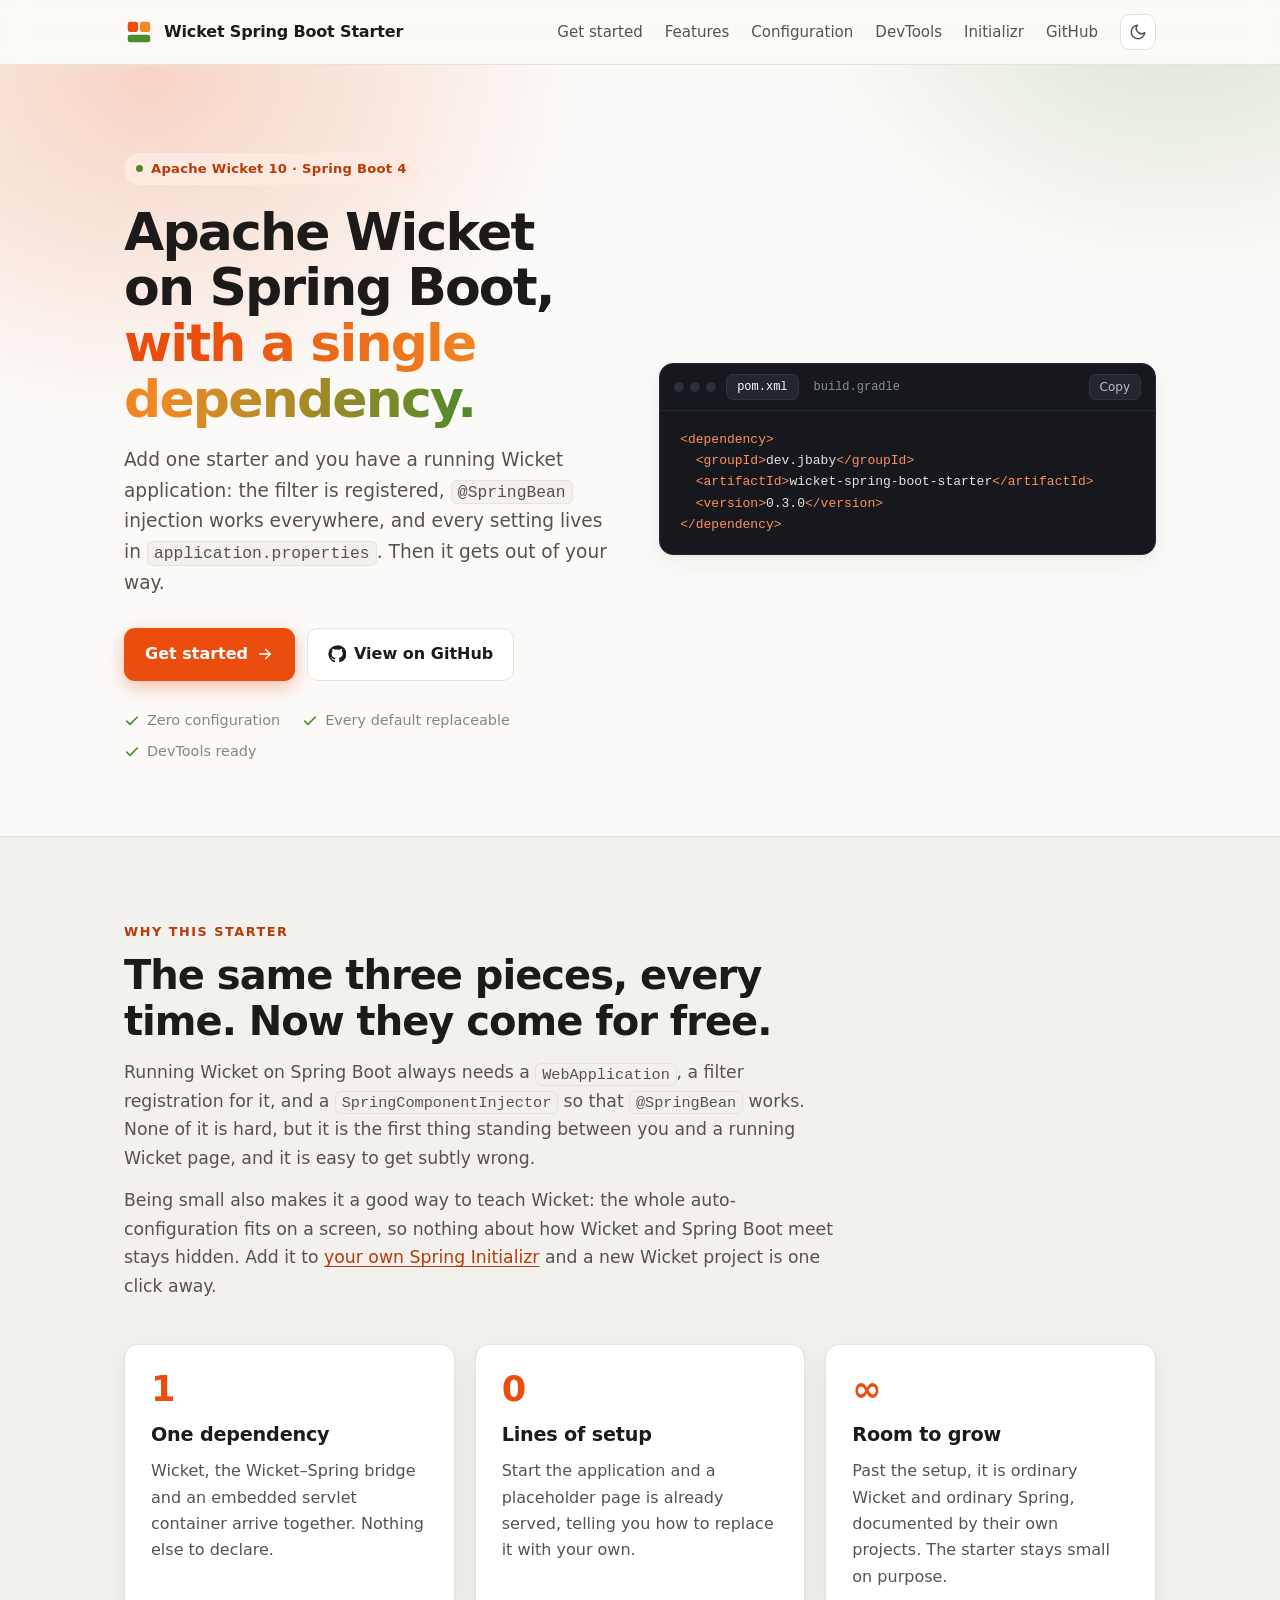
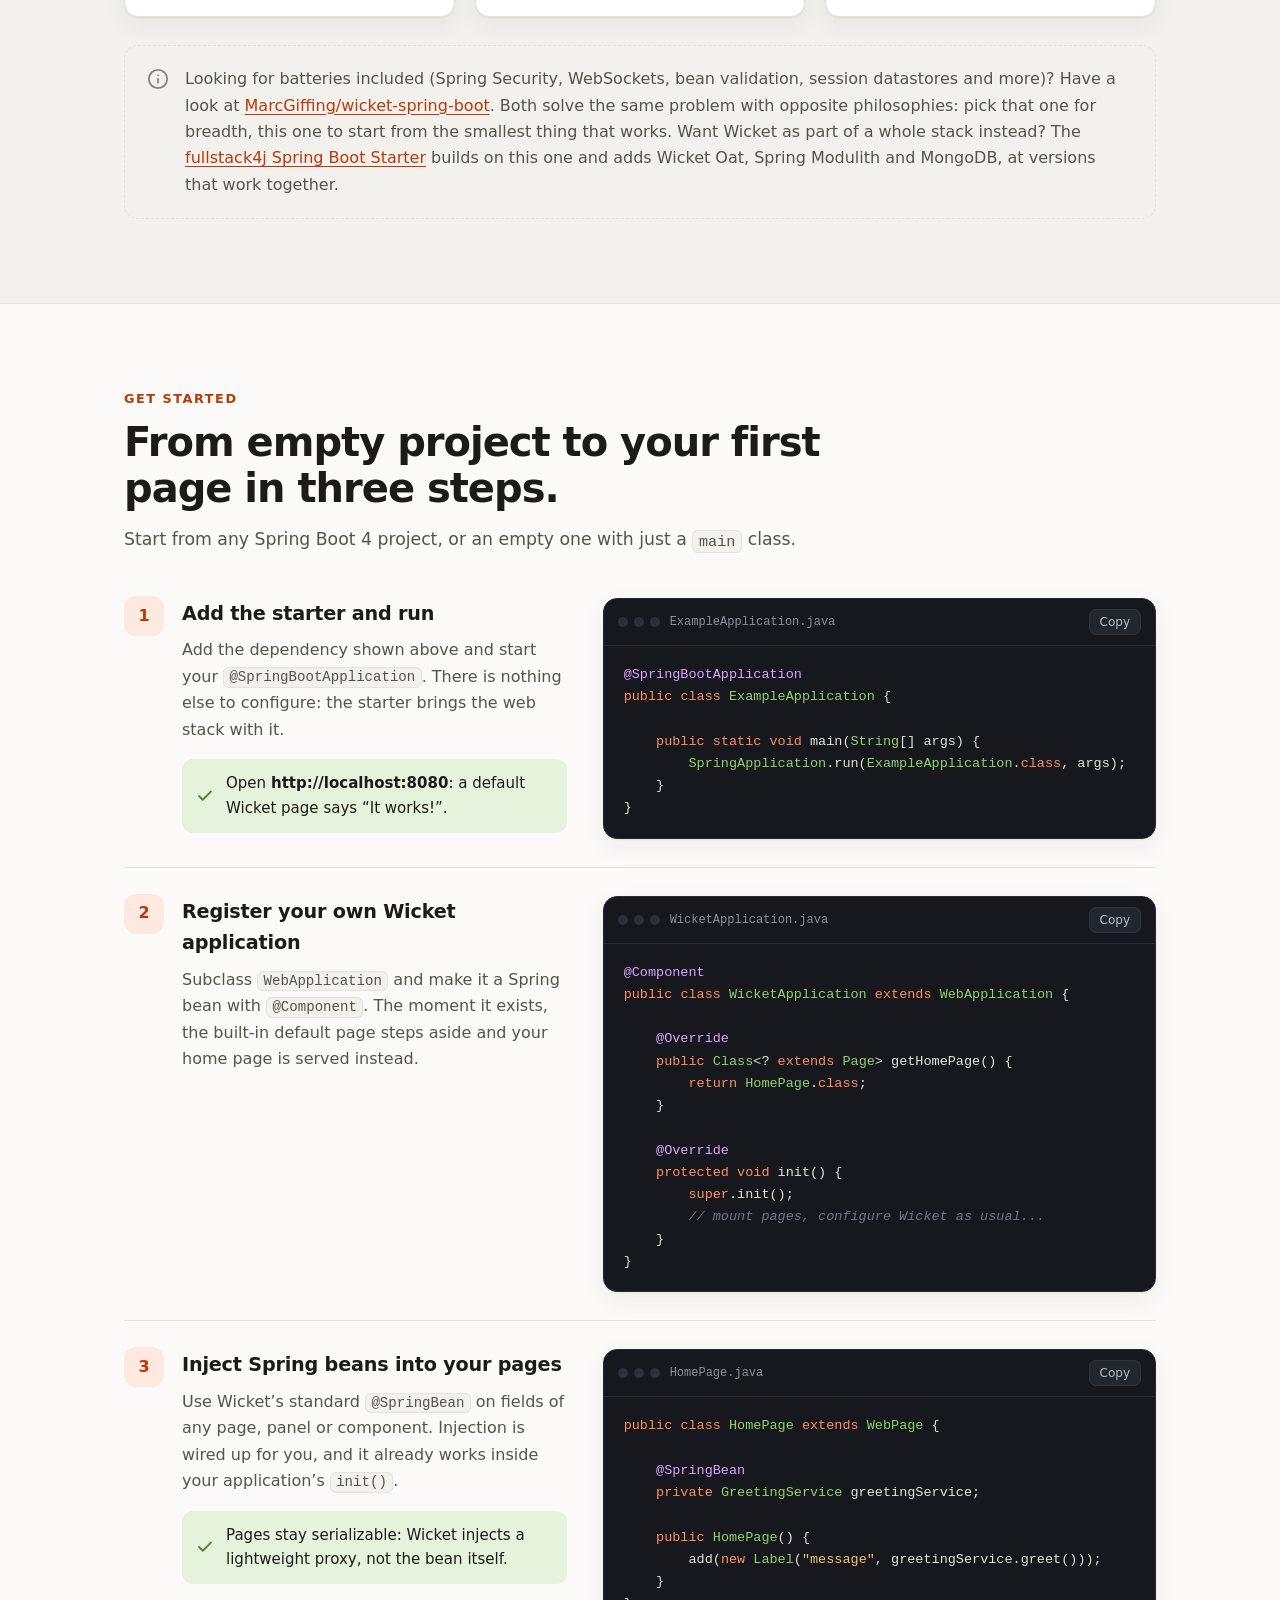
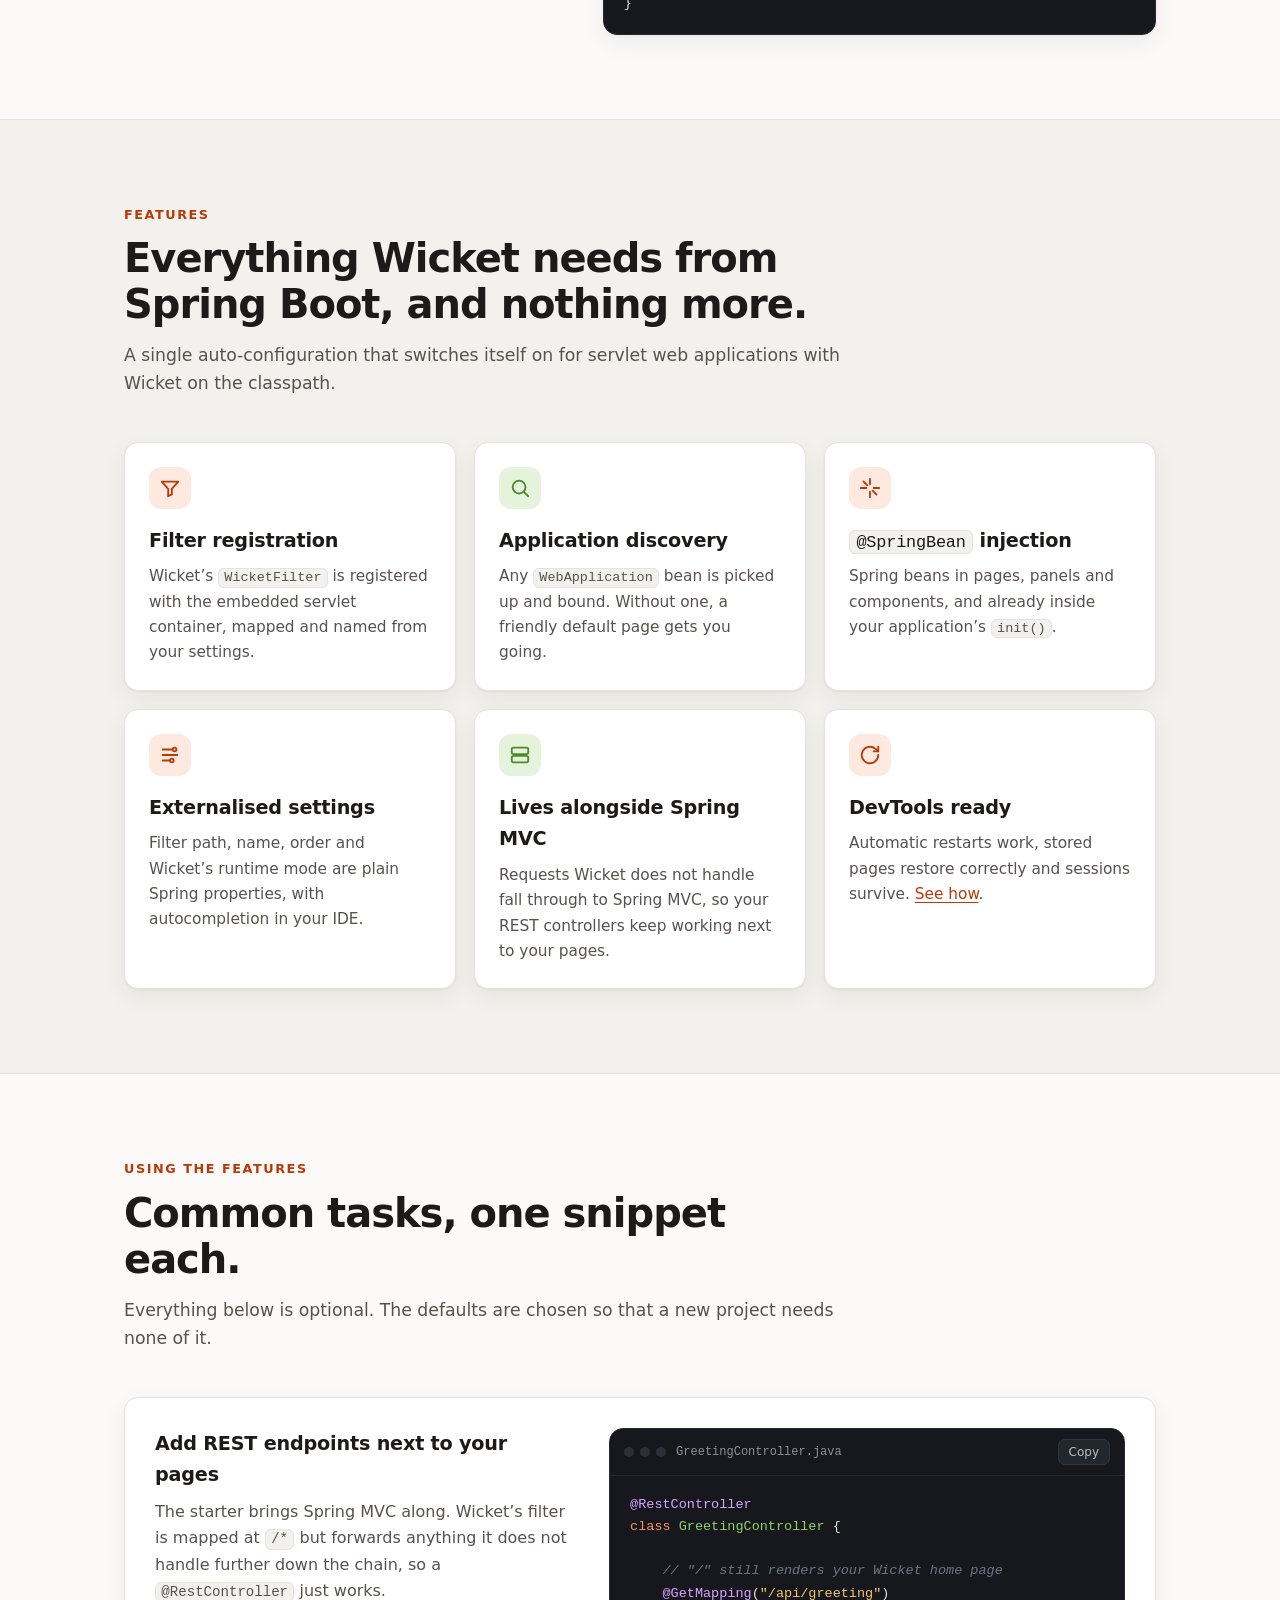
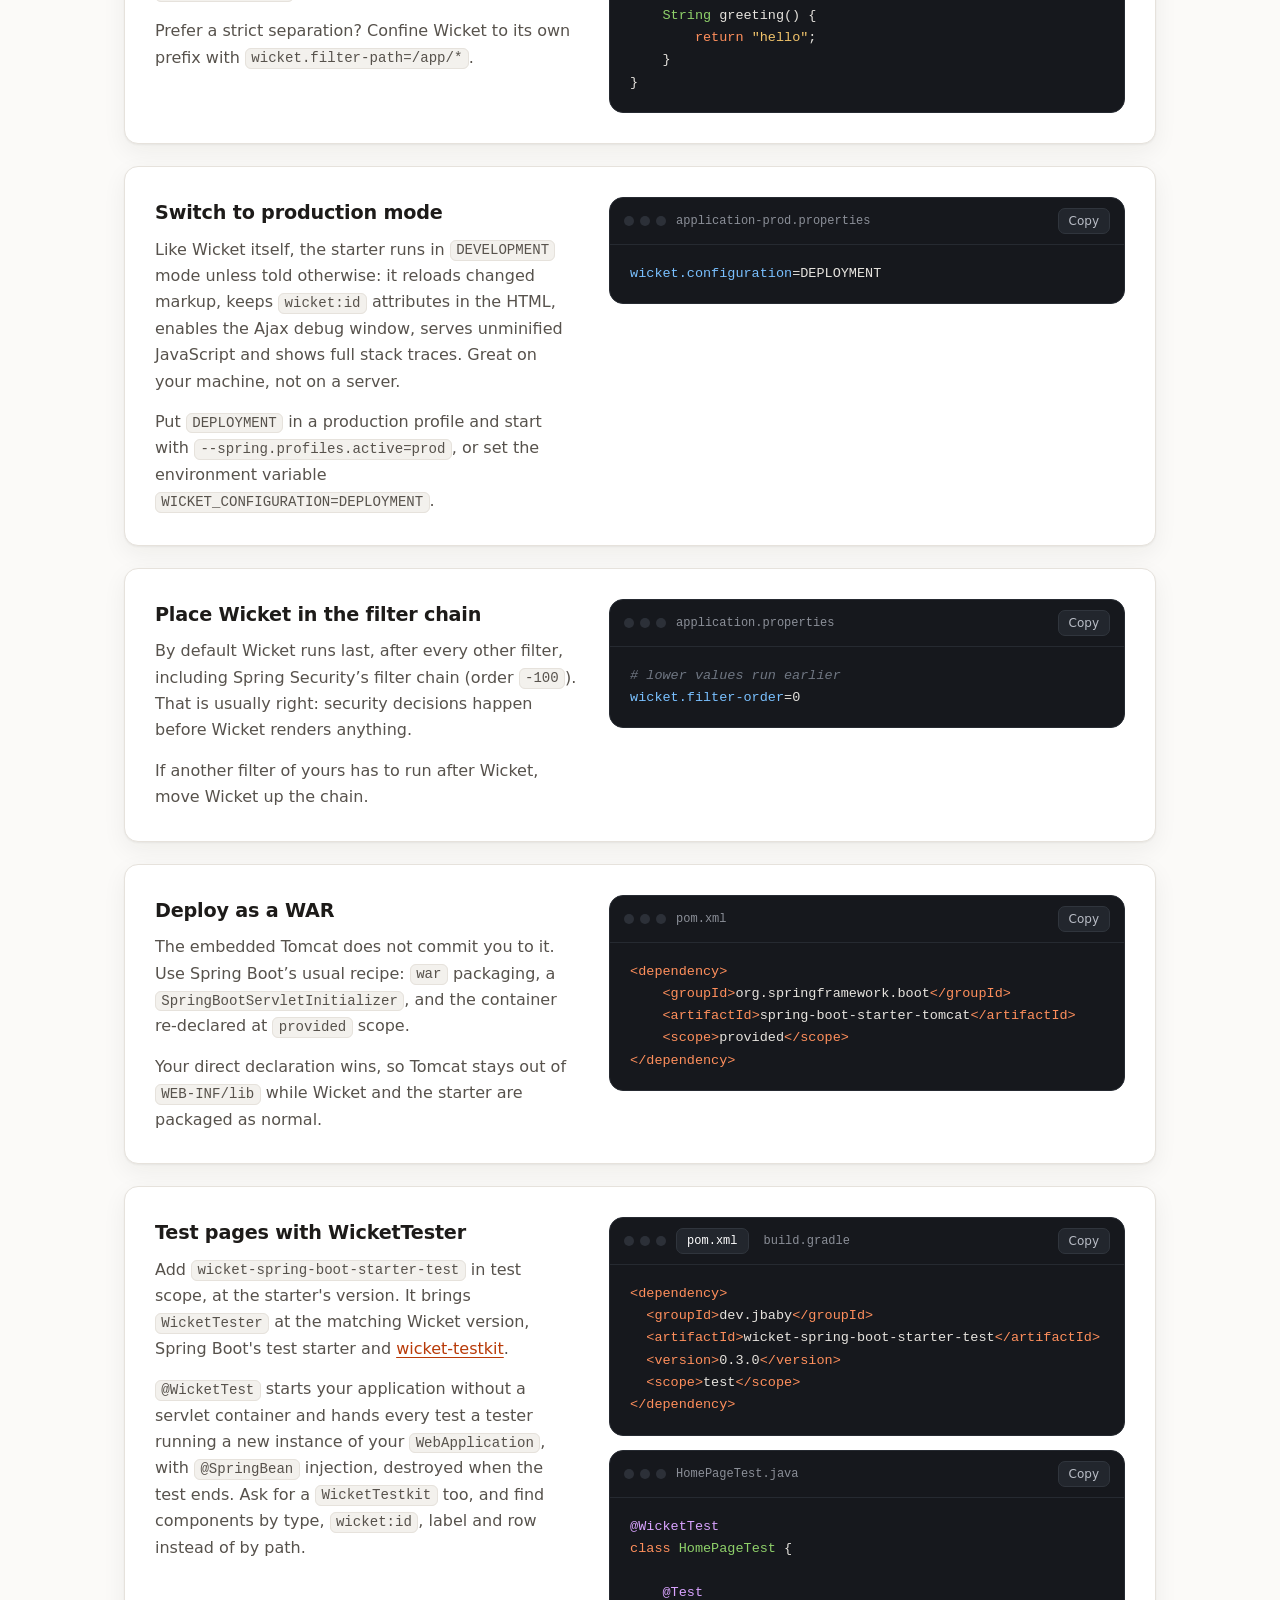
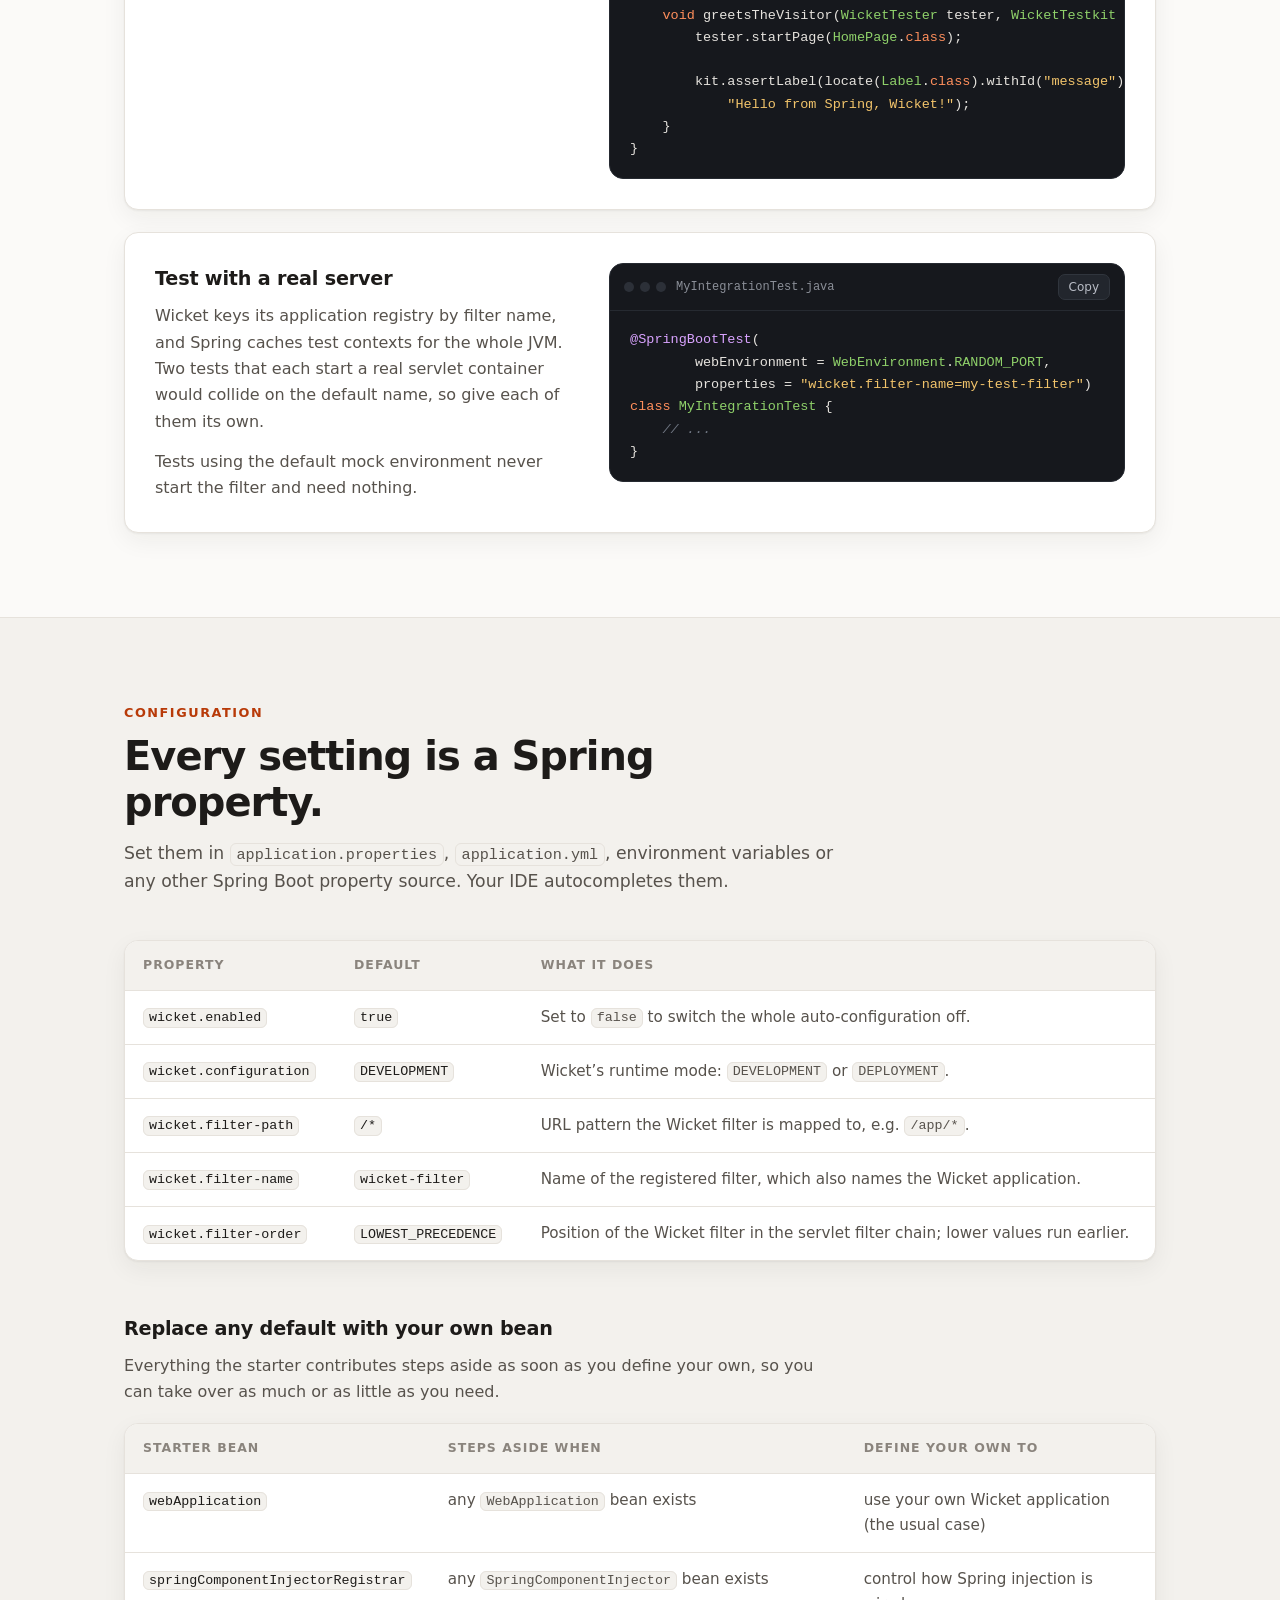
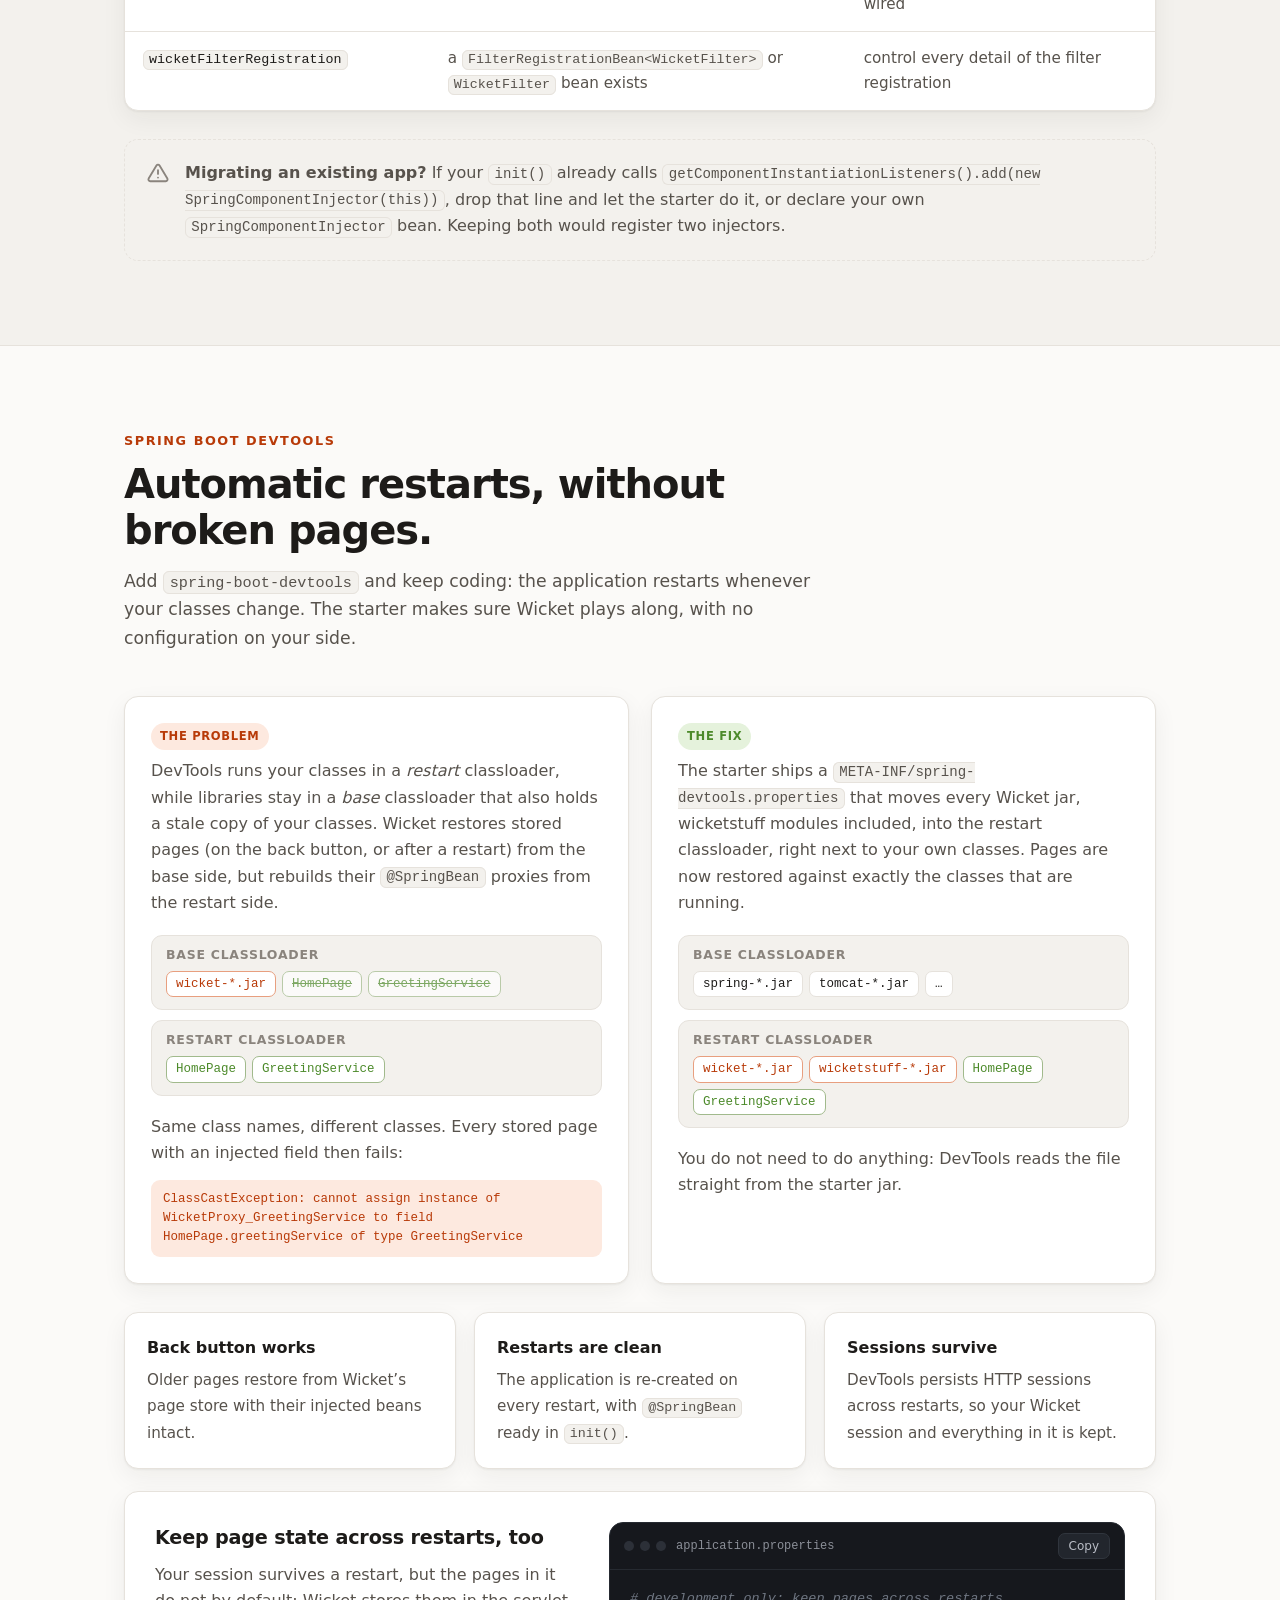
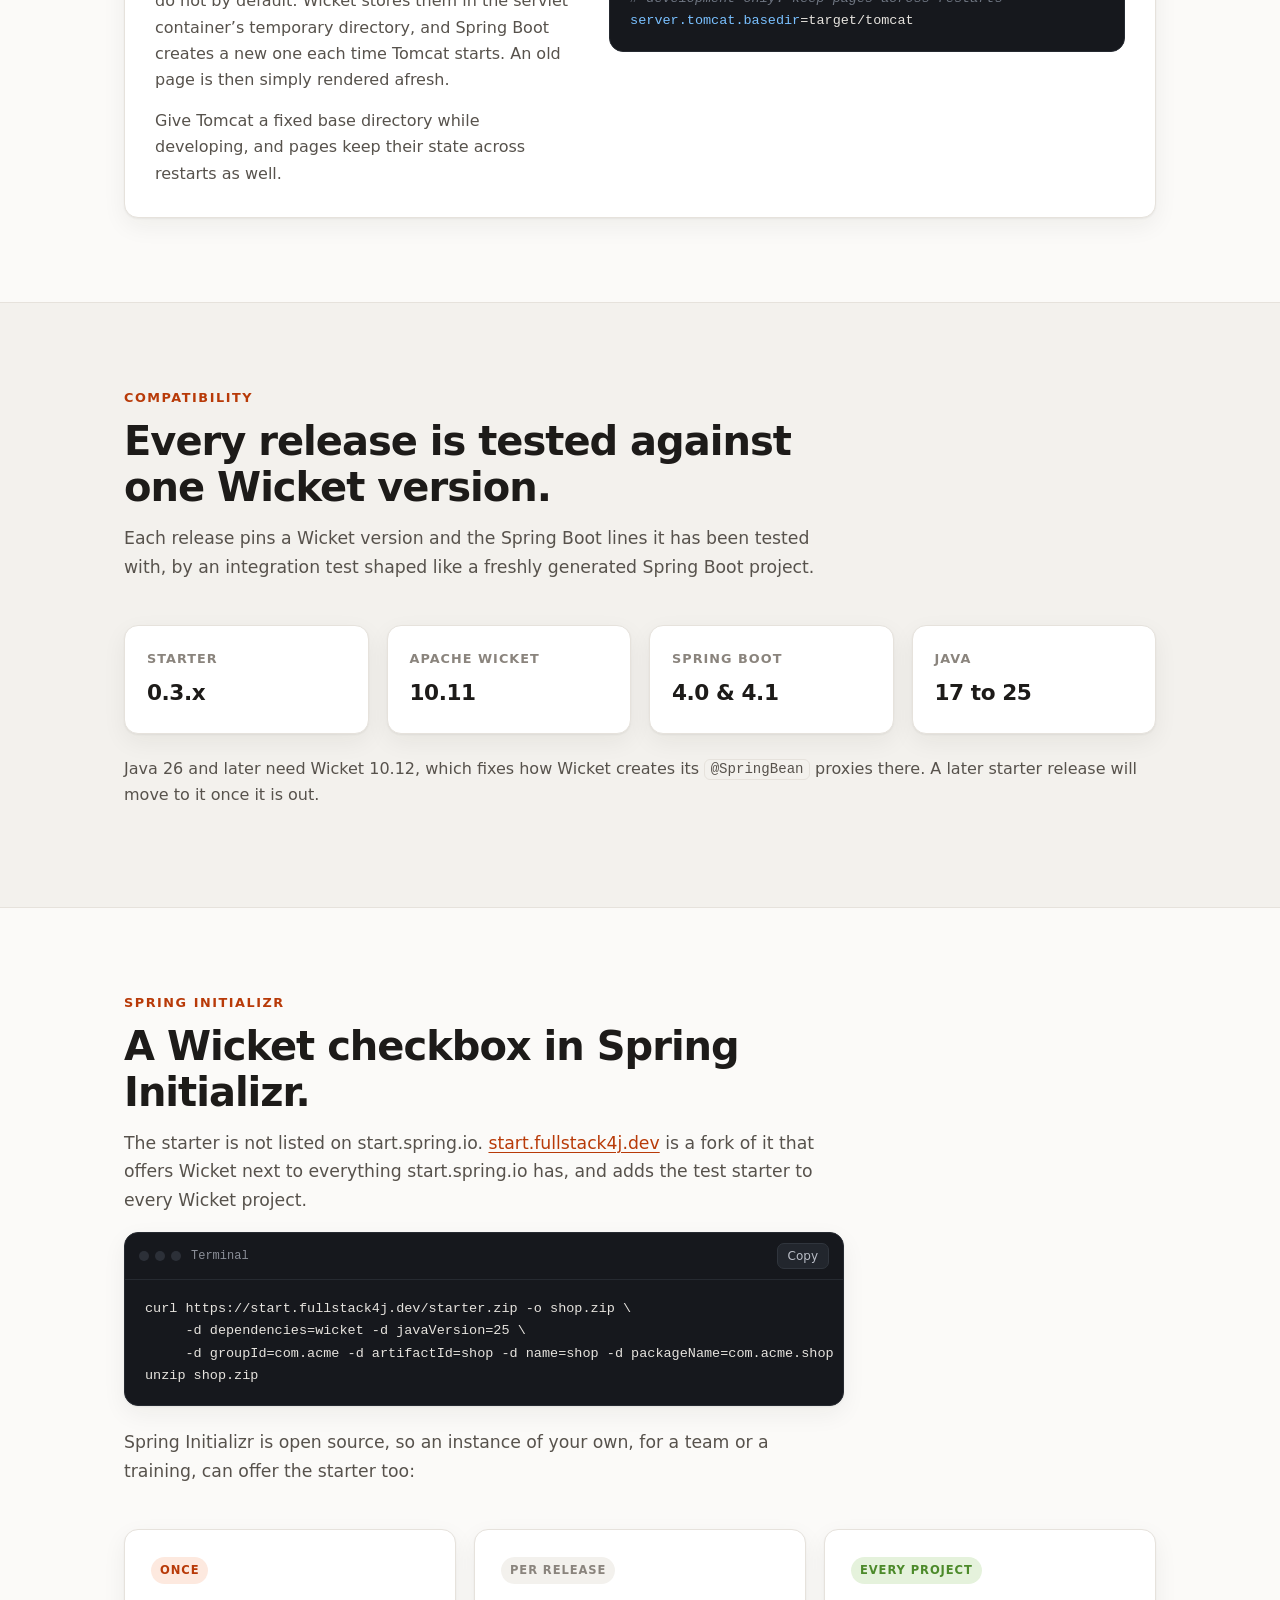
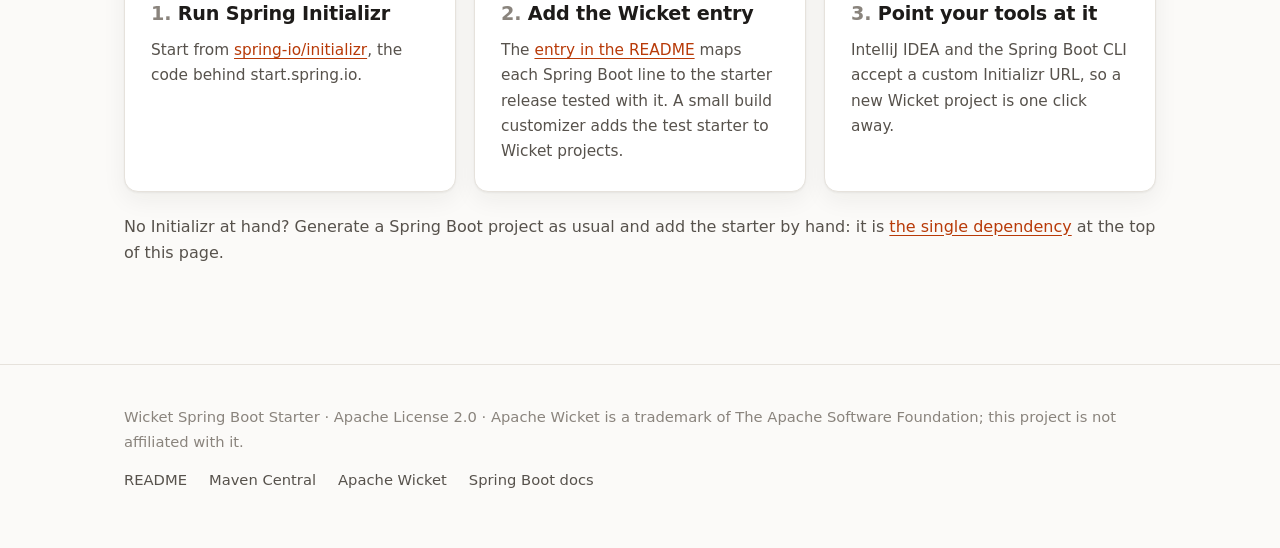
<file: docs/index.html>
<!DOCTYPE html>
<!--
   Licensed under the Apache License, Version 2.0 (the "License");
   you may not use this file except in compliance with the License.
   You may obtain a copy of the License at

        http://www.apache.org/licenses/LICENSE-2.0

   Unless required by applicable law or agreed to in writing, software
   distributed under the License is distributed on an "AS IS" BASIS,
   WITHOUT WARRANTIES OR CONDITIONS OF ANY KIND, either express or implied.
   See the License for the specific language governing permissions and
   limitations under the License.
-->
<html lang="en">
<head>
	<meta charset="utf-8">
	<meta name="viewport" content="width=device-width, initial-scale=1">
	<title>Wicket Spring Boot Starter</title>
	<meta name="description" content="Run Apache Wicket on Spring Boot with a single dependency: auto-configured filter, @SpringBean injection, externalised settings and DevTools support.">
	<meta property="og:title" content="Wicket Spring Boot Starter">
	<meta property="og:description" content="Apache Wicket on Spring Boot, with a single dependency.">
	<meta property="og:image" content="https://danielbartl.github.io/wicket-spring-boot-starter/mark.png">
	<link rel="icon" type="image/svg+xml" href="mark.svg">
	<style>
		:root {
			--bg: #fbfaf8;
			--bg-soft: #f3f1ed;
			--surface: #ffffff;
			--text: #1d1b19;
			--text-soft: #57524c;
			--text-faint: #8a847d;
			--border: #e6e2dc;
			--wicket: #ea4d0e;
			--wicket-soft: #fde9df;
			--wicket-text: #b83a08;
			--spring: #4c8a2a;
			--spring-soft: #e5f2dc;
			--code-bg: #16181d;
			--code-text: #e6e3de;
			--code-border: #262a31;
			--shadow: 0 1px 2px rgba(29, 27, 25, .05), 0 8px 24px rgba(29, 27, 25, .06);
			--radius: 14px;
			--mono: ui-monospace, "SF Mono", "JetBrains Mono", "Cascadia Code", Menlo, Consolas, monospace;
			--sans: ui-sans-serif, system-ui, -apple-system, "Segoe UI", Roboto, "Helvetica Neue", Arial, sans-serif;
			color-scheme: light;
		}

		@media (prefers-color-scheme: dark) {
			:root:not([data-theme="light"]) {
				--bg: #111214;
				--bg-soft: #17191c;
				--surface: #1b1d21;
				--text: #eceae6;
				--text-soft: #b3aea7;
				--text-faint: #827d76;
				--border: #2b2e33;
				--wicket: #ff6a2c;
				--wicket-soft: #3a1f14;
				--wicket-text: #ff8c5a;
				--spring: #7cc152;
				--spring-soft: #1e2e17;
				--code-bg: #0b0c0e;
				--code-text: #e6e3de;
				--code-border: #24272c;
				--shadow: 0 1px 2px rgba(0, 0, 0, .3), 0 8px 24px rgba(0, 0, 0, .25);
				color-scheme: dark;
			}
		}

		:root[data-theme="dark"] {
			--bg: #111214;
			--bg-soft: #17191c;
			--surface: #1b1d21;
			--text: #eceae6;
			--text-soft: #b3aea7;
			--text-faint: #827d76;
			--border: #2b2e33;
			--wicket: #ff6a2c;
			--wicket-soft: #3a1f14;
			--wicket-text: #ff8c5a;
			--spring: #7cc152;
			--spring-soft: #1e2e17;
			--code-bg: #0b0c0e;
			--code-text: #e6e3de;
			--code-border: #24272c;
			--shadow: 0 1px 2px rgba(0, 0, 0, .3), 0 8px 24px rgba(0, 0, 0, .25);
			color-scheme: dark;
		}

		*, *::before, *::after { box-sizing: border-box; }

		html { scroll-behavior: smooth; scroll-padding-top: 80px; }

		body {
			margin: 0;
			background: var(--bg);
			color: var(--text);
			font: 16px/1.65 var(--sans);
			-webkit-font-smoothing: antialiased;
			overflow-x: hidden;
		}

		a { color: var(--wicket-text); text-underline-offset: 3px; }
		a:hover { color: var(--wicket); }

		:focus-visible { outline: 2px solid var(--wicket); outline-offset: 3px; border-radius: 4px; }

		.skip { position: absolute; left: -999px; top: 8px; background: var(--surface); padding: 8px 14px; z-index: 100; }
		.skip:focus { left: 16px; }

		.wrap { max-width: 1080px; margin: 0 auto; padding: 0 24px; }

		code {
			font: .88em/1.5 var(--mono);
			background: var(--bg-soft);
			border: 1px solid var(--border);
			border-radius: 6px;
			padding: .1em .38em;
			overflow-wrap: break-word;
		}

		/* ---------- navigation ---------- */

		.nav {
			position: sticky; top: 0; z-index: 50;
			background: color-mix(in srgb, var(--bg) 82%, transparent);
			backdrop-filter: saturate(160%) blur(12px);
			-webkit-backdrop-filter: saturate(160%) blur(12px);
			border-bottom: 1px solid var(--border);
		}
		.nav .wrap { display: flex; align-items: center; gap: 24px; height: 64px; }
		.brand { display: flex; align-items: center; gap: 10px; color: var(--text); text-decoration: none; font-weight: 650; letter-spacing: -.01em; white-space: nowrap; }
		.brand svg { width: 30px; height: 30px; }
		.brand .mark-a { fill: var(--wicket); }
		.brand .mark-b { fill: #f08a24; }
		.brand .mark-base { fill: var(--spring); }
		.nav-links { display: flex; gap: 22px; margin-left: auto; align-items: center; }
		.nav-links a { color: var(--text-soft); text-decoration: none; font-size: .94rem; }
		.nav-links a:hover { color: var(--text); }
		.theme-toggle {
			border: 1px solid var(--border); background: var(--surface); color: var(--text-soft);
			width: 36px; height: 36px; border-radius: 10px; cursor: pointer; display: grid; place-items: center;
		}
		.theme-toggle:hover { color: var(--text); }
		.theme-toggle svg { width: 18px; height: 18px; }

		@media (max-width: 760px) {
			.nav-links a:not(.keep) { display: none; }
			.nav .wrap { gap: 12px; }
		}

		/* ---------- hero ---------- */

		.hero { position: relative; padding: 88px 0 72px; overflow: hidden; }
		.hero::before {
			content: ""; position: absolute; inset: -40% -10% auto -10%; height: 140%; z-index: -1;
			background:
				radial-gradient(40% 45% at 18% 30%, color-mix(in srgb, var(--wicket) 22%, transparent), transparent 70%),
				radial-gradient(35% 40% at 85% 20%, color-mix(in srgb, var(--spring) 20%, transparent), transparent 70%);
			filter: blur(10px);
		}
		.hero-grid { display: grid; grid-template-columns: minmax(0, 1fr) minmax(0, 1.02fr); gap: 48px; align-items: center; }
		.hero .code pre { font-size: 13px; }
		.eyebrow {
			display: inline-flex; align-items: center; gap: 8px;
			font-size: .82rem; font-weight: 600; letter-spacing: .02em;
			color: var(--wicket-text); background: var(--wicket-soft);
			padding: 5px 12px; border-radius: 999px;
		}
		.eyebrow .dot { width: 7px; height: 7px; border-radius: 50%; background: var(--spring); }
		h1 {
			font-size: clamp(2.2rem, 4.6vw, 3.25rem); line-height: 1.07; letter-spacing: -.035em;
			margin: 20px 0 18px; font-weight: 750;
		}
		h1 .accent {
			background: linear-gradient(95deg, var(--wicket) 10%, #f08a24 55%, var(--spring) 100%);
			-webkit-background-clip: text; background-clip: text; color: transparent;
		}
		.lead { font-size: 1.16rem; color: var(--text-soft); max-width: 36em; margin: 0 0 30px; }
		.cta { display: flex; flex-wrap: wrap; gap: 12px; }
		.btn {
			display: inline-flex; align-items: center; gap: 8px;
			padding: 12px 20px; border-radius: 11px; font-weight: 600; text-decoration: none;
			border: 1px solid transparent; transition: transform .15s ease, box-shadow .15s ease;
		}
		.btn:hover { transform: translateY(-1px); }
		.btn-primary { background: var(--wicket); color: #fff; box-shadow: 0 6px 18px color-mix(in srgb, var(--wicket) 35%, transparent); }
		.btn-primary:hover { color: #fff; }
		.btn-secondary { background: var(--surface); color: var(--text); border-color: var(--border); }
		.btn-secondary:hover { color: var(--text); }
		.btn svg { width: 18px; height: 18px; }
		.hero-meta { margin-top: 28px; display: flex; flex-wrap: wrap; gap: 8px 22px; color: var(--text-faint); font-size: .9rem; }
		.hero-meta span { display: inline-flex; align-items: center; gap: 7px; }
		.hero-meta svg { width: 16px; height: 16px; color: var(--spring); }

		@media (max-width: 900px) {
			.hero { padding: 56px 0 48px; }
			.hero-grid { grid-template-columns: 1fr; gap: 36px; }
		}

		/* ---------- code blocks ---------- */

		.code {
			position: relative; background: var(--code-bg); color: var(--code-text);
			border: 1px solid var(--code-border); border-radius: var(--radius);
			box-shadow: var(--shadow); overflow: hidden; min-width: 0;
		}
		.code-head {
			display: flex; align-items: center; gap: 10px;
			padding: 10px 14px; border-bottom: 1px solid var(--code-border);
			font: 12px/1 var(--mono); color: #8b8f98;
		}
		.code-head .dots { display: flex; gap: 6px; }
		.code-head .dots i { width: 10px; height: 10px; border-radius: 50%; background: #2c3038; display: block; }
		.code-head .file { flex: 1; overflow: hidden; text-overflow: ellipsis; white-space: nowrap; }
		.copy {
			font: 12px/1 var(--sans); color: #b9bdc6; background: #22262d; border: 1px solid #30353d;
			padding: 6px 10px; border-radius: 7px; cursor: pointer;
		}
		.copy:hover { color: #fff; background: #2a2f37; }
		.code pre { margin: 0; padding: 18px 20px; overflow-x: auto; font: 13.5px/1.65 var(--mono); tab-size: 4; }
		.code pre code { background: none; border: 0; padding: 0; font: inherit; color: inherit; overflow-wrap: normal; }

		.tabs { display: flex; gap: 4px; }
		.tab {
			font: 12px/1 var(--mono); color: #8b8f98; background: none; border: 1px solid transparent;
			padding: 6px 10px; border-radius: 7px; cursor: pointer;
		}
		.tab[aria-selected="true"] { color: #fff; background: #22262d; border-color: #30353d; }
		.tab-panel[hidden] { display: none; }
		@media (max-width: 480px) { .code[data-tabs] .code-head .dots { display: none; } }

		.tok-k { color: #ff8f5c; }
		.tok-t { color: #8fd16a; }
		.tok-s { color: #f2c46b; }
		.tok-a { color: #d9a3ff; }
		.tok-c { color: #6f7682; font-style: italic; }
		.tok-n { color: #79c0ff; }
		.tok-g { color: #ff8f5c; }
		.tok-p { color: #79c0ff; }

		/* ---------- sections ---------- */

		section { padding: 84px 0; }
		section.alt { background: var(--bg-soft); border-block: 1px solid var(--border); }
		.section-head { max-width: 720px; margin-bottom: 44px; }
		.kicker { font-size: .8rem; font-weight: 700; letter-spacing: .12em; text-transform: uppercase; color: var(--wicket-text); }
		h2 { font-size: clamp(1.8rem, 3.6vw, 2.5rem); line-height: 1.15; letter-spacing: -.025em; margin: 10px 0 14px; font-weight: 720; }
		h3 { font-size: 1.2rem; letter-spacing: -.01em; margin: 0 0 8px; font-weight: 680; }
		.section-head p { color: var(--text-soft); font-size: 1.08rem; margin: 0; }
		.section-head p + p { margin-top: 12px; }
		p { margin: 0 0 14px; }
		.muted { color: var(--text-soft); }

		@media (max-width: 700px) { section { padding: 60px 0; } }

		/* ---------- why ---------- */

		.why { display: grid; grid-template-columns: repeat(3, 1fr); gap: 20px; }
		.why .card { padding: 26px; }
		.why .num { font: 700 2.2rem/1 var(--sans); letter-spacing: -.03em; color: var(--wicket); margin-bottom: 12px; }
		.why .card p { color: var(--text-soft); margin: 0; }
		.aside {
			margin-top: 28px; display: flex; gap: 16px; align-items: flex-start;
			padding: 20px 22px; border-radius: var(--radius); border: 1px dashed var(--border); color: var(--text-soft);
		}
		.aside svg { flex: 0 0 22px; width: 22px; height: 22px; color: var(--text-faint); margin-top: 2px; }
		.aside p { margin: 0; }

		@media (max-width: 860px) { .why { grid-template-columns: 1fr; } }

		/* ---------- cards ---------- */

		.card {
			background: var(--surface); border: 1px solid var(--border);
			border-radius: var(--radius); box-shadow: var(--shadow);
		}

		/* ---------- steps ---------- */

		.steps { display: grid; gap: 28px; counter-reset: step; }
		.step { display: grid; grid-template-columns: 1fr 1.25fr; gap: 36px; align-items: start; }
		.step-text { position: relative; padding-left: 58px; }
		.step-text::before {
			counter-increment: step; content: counter(step);
			position: absolute; left: 0; top: -2px;
			width: 40px; height: 40px; border-radius: 12px; display: grid; place-items: center;
			font-weight: 750; color: var(--wicket-text); background: var(--wicket-soft);
		}
		.step-text p { color: var(--text-soft); }
		.step + .step { padding-top: 28px; border-top: 1px solid var(--border); }
		.result {
			display: flex; gap: 12px; align-items: center; margin-top: 16px;
			padding: 12px 14px; border-radius: 11px; background: var(--spring-soft); color: var(--text);
			font-size: .94rem;
		}
		.result svg { flex: 0 0 18px; width: 18px; height: 18px; color: var(--spring); }

		@media (max-width: 900px) { .step { grid-template-columns: 1fr; gap: 18px; } }

		/* ---------- features ---------- */

		.features { display: grid; grid-template-columns: repeat(3, 1fr); gap: 18px; }
		.feature { padding: 24px; }
		.feature .icon {
			width: 42px; height: 42px; border-radius: 12px; display: grid; place-items: center; margin-bottom: 16px;
			background: var(--wicket-soft); color: var(--wicket-text);
		}
		.feature:nth-child(3n+2) .icon { background: var(--spring-soft); color: var(--spring); }
		.feature .icon svg { width: 22px; height: 22px; }
		.feature p { color: var(--text-soft); margin: 0; font-size: .96rem; }

		@media (max-width: 900px) { .features { grid-template-columns: repeat(2, 1fr); } }
		@media (max-width: 600px) { .features { grid-template-columns: 1fr; } }

		/* ---------- guides ---------- */

		.guides { display: grid; gap: 22px; }
		.guide { display: grid; grid-template-columns: .9fr 1.1fr; gap: 32px; padding: 30px; align-items: start; }
		.guide p { color: var(--text-soft); }
		.guide p:last-child { margin-bottom: 0; }
		.guide .code { box-shadow: none; }
		.guide .codes { display: grid; gap: 14px; min-width: 0; }

		@media (max-width: 900px) { .guide { grid-template-columns: 1fr; gap: 18px; padding: 22px; } }

		/* ---------- tables ---------- */

		.table-wrap { overflow-x: auto; border: 1px solid var(--border); border-radius: var(--radius); background: var(--surface); box-shadow: var(--shadow); }
		table { width: 100%; border-collapse: collapse; font-size: .95rem; }
		th, td { text-align: left; padding: 14px 18px; border-bottom: 1px solid var(--border); vertical-align: top; }
		th { font-size: .78rem; text-transform: uppercase; letter-spacing: .08em; color: var(--text-faint); font-weight: 650; background: var(--bg-soft); }
		tr:last-child td { border-bottom: 0; }
		td code { white-space: nowrap; }
		td.desc { color: var(--text-soft); min-width: 260px; }

		@media (max-width: 640px) {
			table, tbody, tr, td { display: block; }
			thead { display: none; }
			tr { padding: 16px 18px; border-bottom: 1px solid var(--border); }
			tr:last-child { border-bottom: 0; }
			td { padding: 3px 0; border: 0; }
			td.desc { min-width: 0; }
			td[data-label]::before {
				content: attr(data-label); display: block; margin-top: 8px;
				font-size: .72rem; text-transform: uppercase; letter-spacing: .08em; color: var(--text-faint); font-weight: 650;
			}
			td code { white-space: normal; }
		}

		.subhead { margin: 52px 0 18px; }
		.subhead p { color: var(--text-soft); max-width: 720px; }

		/* ---------- devtools ---------- */

		.dev-grid { display: grid; grid-template-columns: 1fr 1fr; gap: 22px; }
		.dev-card { padding: 26px; }
		.dev-card h3 { display: flex; align-items: center; gap: 10px; }
		.badge { font-size: .72rem; font-weight: 700; letter-spacing: .06em; text-transform: uppercase; padding: 4px 9px; border-radius: 999px; }
		.badge.bad { background: var(--wicket-soft); color: var(--wicket-text); }
		.badge.good { background: var(--spring-soft); color: var(--spring); }
		.loaders { display: grid; gap: 10px; margin: 18px 0; }
		.loader { border: 1px solid var(--border); border-radius: 11px; padding: 12px 14px; background: var(--bg-soft); }
		.loader .name { font: 600 .78rem/1.2 var(--sans); letter-spacing: .06em; text-transform: uppercase; color: var(--text-faint); margin-bottom: 8px; }
		.chips { display: flex; flex-wrap: wrap; gap: 6px; }
		.chip { font: 12.5px/1 var(--mono); padding: 6px 9px; border-radius: 7px; border: 1px solid var(--border); background: var(--surface); }
		.chip.wicket { border-color: color-mix(in srgb, var(--wicket) 45%, var(--border)); color: var(--wicket-text); }
		.chip.app { border-color: color-mix(in srgb, var(--spring) 45%, var(--border)); color: var(--spring); }
		.chip.stale { text-decoration: line-through; opacity: .7; }
		.error-line {
			font: 12.5px/1.5 var(--mono); padding: 10px 12px; border-radius: 9px;
			background: var(--wicket-soft); color: var(--wicket-text); overflow-wrap: anywhere;
		}
		.dev-card p { color: var(--text-soft); }
		.dev-card p:last-child { margin-bottom: 0; }
		.checks { list-style: none; padding: 0; margin: 28px 0 0; display: grid; grid-template-columns: repeat(3, 1fr); gap: 18px; }
		.checks li { padding: 22px; }
		.checks strong { display: block; margin-bottom: 6px; }
		.checks span { color: var(--text-soft); font-size: .95rem; }

		@media (max-width: 900px) {
			.dev-grid { grid-template-columns: 1fr; }
			.checks { grid-template-columns: 1fr; }
		}

		/* ---------- compatibility & footer ---------- */

		.compat { display: grid; grid-template-columns: repeat(4, 1fr); gap: 18px; }
		.compat .card { padding: 22px; }
		.compat .label { font-size: .8rem; color: var(--text-faint); text-transform: uppercase; letter-spacing: .08em; font-weight: 650; }
		.compat .value { font-size: 1.35rem; font-weight: 720; letter-spacing: -.02em; margin-top: 6px; }

		@media (max-width: 860px) { .compat { grid-template-columns: repeat(2, 1fr); } }

		.setup { display: grid; grid-template-columns: repeat(3, 1fr); gap: 18px; counter-reset: setup; }
		.setup .card { padding: 26px; }
		.setup .when {
			display: inline-block; font-size: .72rem; font-weight: 700; letter-spacing: .08em; text-transform: uppercase;
			padding: 4px 9px; border-radius: 999px; background: var(--bg-soft); color: var(--text-faint); margin-bottom: 14px;
		}
		.setup .card:first-child .when { background: var(--wicket-soft); color: var(--wicket-text); }
		.setup .card:last-child .when { background: var(--spring-soft); color: var(--spring); }
		.setup h3::before { counter-increment: setup; content: counter(setup) ". "; color: var(--text-faint); }
		.setup p { color: var(--text-soft); margin: 0; font-size: .96rem; }
		.note { margin-top: 22px; color: var(--text-soft); }

		@media (max-width: 860px) { .setup { grid-template-columns: 1fr; } }

		footer { padding: 40px 0 56px; color: var(--text-faint); font-size: .92rem; border-top: 1px solid var(--border); }
		footer .wrap { display: flex; flex-wrap: wrap; gap: 14px 28px; align-items: center; justify-content: space-between; }
		footer nav { display: flex; flex-wrap: wrap; gap: 8px 22px; }
		footer a { color: var(--text-soft); text-decoration: none; }
		footer a:hover { color: var(--text); }

		@media (prefers-reduced-motion: reduce) {
			html { scroll-behavior: auto; }
			.btn { transition: none; }
		}
	</style>
</head>
<body>
<a class="skip" href="#main">Skip to content</a>

<header class="nav">
	<div class="wrap">
		<a class="brand" href="#top"><svg viewBox="0 0 32 32" aria-hidden="true"><rect class="mark-a" x="4" y="5" width="11" height="11" rx="2.5"/><rect class="mark-b" x="17" y="5" width="11" height="11" rx="2.5"/><rect class="mark-base" x="4" y="19" width="24" height="8" rx="2.5"/></svg>Wicket Spring Boot Starter</a>
		<nav class="nav-links" aria-label="Sections">
			<a href="#get-started">Get started</a>
			<a href="#features">Features</a>
			<a href="#configuration">Configuration</a>
			<a href="#devtools">DevTools</a>
			<a href="#initializr">Initializr</a>
			<a class="keep" href="https://github.com/danielbartl/wicket-spring-boot-starter">GitHub</a>
			<button class="theme-toggle" type="button" aria-label="Toggle dark mode" title="Toggle dark mode">
				<svg viewBox="0 0 24 24" fill="none" stroke="currentColor" stroke-width="2" stroke-linecap="round" stroke-linejoin="round" aria-hidden="true"><path d="M21 12.8A9 9 0 1 1 11.2 3a7 7 0 0 0 9.8 9.8z"/></svg>
			</button>
		</nav>
	</div>
</header>

<main id="main">

	<!-- ============ hero ============ -->
	<div class="hero" id="top">
		<div class="wrap hero-grid">
			<div>
				<span class="eyebrow"><span class="dot"></span>Apache Wicket 10 &middot; Spring Boot 4</span>
				<h1>Apache Wicket on Spring Boot, <span class="accent">with a single dependency.</span></h1>
				<p class="lead">
					Add one starter and you have a running Wicket application: the filter is registered,
					<code>@SpringBean</code> injection works everywhere, and every setting lives in
					<code>application.properties</code>. Then it gets out of your way.
				</p>
				<div class="cta">
					<a class="btn btn-primary" href="#get-started">
						Get started
						<svg viewBox="0 0 24 24" fill="none" stroke="currentColor" stroke-width="2.2" stroke-linecap="round" stroke-linejoin="round" aria-hidden="true"><path d="M5 12h14M13 6l6 6-6 6"/></svg>
					</a>
					<a class="btn btn-secondary" href="https://github.com/danielbartl/wicket-spring-boot-starter">
						<svg viewBox="0 0 24 24" fill="currentColor" aria-hidden="true"><path d="M12 .5A11.5 11.5 0 0 0 8.4 22.9c.6.1.8-.3.8-.6v-2.1c-3.2.7-3.9-1.4-3.9-1.4-.5-1.3-1.3-1.7-1.3-1.7-1-.7.1-.7.1-.7 1.2.1 1.8 1.2 1.8 1.2 1 1.8 2.8 1.3 3.5 1 .1-.8.4-1.3.7-1.6-2.6-.3-5.3-1.3-5.3-5.7 0-1.3.5-2.3 1.2-3.1-.1-.3-.5-1.5.1-3.1 0 0 1-.3 3.2 1.2a11 11 0 0 1 5.8 0c2.2-1.5 3.2-1.2 3.2-1.2.6 1.6.2 2.8.1 3.1.8.8 1.2 1.8 1.2 3.1 0 4.4-2.7 5.4-5.3 5.7.4.4.8 1.1.8 2.2v3.3c0 .3.2.7.8.6A11.5 11.5 0 0 0 12 .5z"/></svg>
						View on GitHub
					</a>
				</div>
				<div class="hero-meta">
					<span><svg viewBox="0 0 24 24" fill="none" stroke="currentColor" stroke-width="2.4" stroke-linecap="round" stroke-linejoin="round" aria-hidden="true"><path d="M20 6 9 17l-5-5"/></svg>Zero configuration</span>
					<span><svg viewBox="0 0 24 24" fill="none" stroke="currentColor" stroke-width="2.4" stroke-linecap="round" stroke-linejoin="round" aria-hidden="true"><path d="M20 6 9 17l-5-5"/></svg>Every default replaceable</span>
					<span><svg viewBox="0 0 24 24" fill="none" stroke="currentColor" stroke-width="2.4" stroke-linecap="round" stroke-linejoin="round" aria-hidden="true"><path d="M20 6 9 17l-5-5"/></svg>DevTools ready</span>
				</div>
			</div>

			<div class="code" data-tabs>
				<div class="code-head">
					<span class="dots"><i></i><i></i><i></i></span>
					<div class="tabs" role="tablist" aria-label="Build tool">
						<button class="tab" role="tab" aria-selected="true" aria-controls="dep-maven" id="tab-maven">pom.xml</button>
						<button class="tab" role="tab" aria-selected="false" aria-controls="dep-gradle" id="tab-gradle" tabindex="-1">build.gradle</button>
					</div>
					<span class="file"></span>
					<button class="copy" type="button">Copy</button>
				</div>
				<div class="tab-panel" id="dep-maven" role="tabpanel" aria-labelledby="tab-maven">
<pre><code data-lang="xml">&lt;dependency&gt;
  &lt;groupId&gt;dev.jbaby&lt;/groupId&gt;
  &lt;artifactId&gt;wicket-spring-boot-starter&lt;/artifactId&gt;
  &lt;version&gt;0.3.0&lt;/version&gt;
&lt;/dependency&gt;</code></pre>
				</div>
				<div class="tab-panel" id="dep-gradle" role="tabpanel" aria-labelledby="tab-gradle" hidden>
<pre><code data-lang="gradle">dependencies {
  implementation 'dev.jbaby:wicket-spring-boot-starter:0.3.0'
}</code></pre>
				</div>
			</div>
		</div>
	</div>

	<!-- ============ why ============ -->
	<section class="alt" id="why">
		<div class="wrap">
			<div class="section-head">
				<div class="kicker">Why this starter</div>
				<h2>The same three pieces, every time. Now they come for free.</h2>
				<p>
					Running Wicket on Spring Boot always needs a <code>WebApplication</code>, a filter
					registration for it, and a <code>SpringComponentInjector</code> so that
					<code>@SpringBean</code> works. None of it is hard, but it is the first thing standing
					between you and a running Wicket page, and it is easy to get subtly wrong.
				</p>
				<p style="margin-top: 14px">
					Being small also makes it a good way to teach Wicket: the whole auto-configuration fits on
					a screen, so nothing about how Wicket and Spring Boot meet stays hidden. Add it to
					<a href="#initializr">your own Spring Initializr</a> and a new Wicket project is one click
					away.
				</p>
			</div>
			<div class="why">
				<div class="card">
					<div class="num">1</div>
					<h3>One dependency</h3>
					<p>Wicket, the Wicket–Spring bridge and an embedded servlet container arrive together. Nothing else to declare.</p>
				</div>
				<div class="card">
					<div class="num">0</div>
					<h3>Lines of setup</h3>
					<p>Start the application and a placeholder page is already served, telling you how to replace it with your own.</p>
				</div>
				<div class="card">
					<div class="num">&infin;</div>
					<h3>Room to grow</h3>
					<p>Past the setup, it is ordinary Wicket and ordinary Spring, documented by their own projects. The starter stays small on purpose.</p>
				</div>
			</div>
			<div class="aside">
				<svg viewBox="0 0 24 24" fill="none" stroke="currentColor" stroke-width="2" stroke-linecap="round" stroke-linejoin="round" aria-hidden="true"><circle cx="12" cy="12" r="10"/><path d="M12 16v-4M12 8h.01"/></svg>
				<p>
					Looking for batteries included (Spring Security, WebSockets, bean validation, session
					datastores and more)? Have a look at
					<a href="https://github.com/MarcGiffing/wicket-spring-boot">MarcGiffing/wicket-spring-boot</a>.
					Both solve the same problem with opposite philosophies: pick that one for breadth, this one
					to start from the smallest thing that works. Want Wicket as part of a whole stack instead?
					The <a href="https://github.com/danielbartl/fullstack4j-spring-boot-starter">fullstack4j Spring Boot Starter</a>
					builds on this one and adds Wicket Oat, Spring Modulith and MongoDB, at versions that work
					together.
				</p>
			</div>
		</div>
	</section>

	<!-- ============ get started ============ -->
	<section id="get-started">
		<div class="wrap">
			<div class="section-head">
				<div class="kicker">Get started</div>
				<h2>From empty project to your first page in three steps.</h2>
				<p>Start from any Spring Boot 4 project, or an empty one with just a <code>main</code> class.</p>
			</div>

			<div class="steps">
				<div class="step">
					<div class="step-text">
						<h3>Add the starter and run</h3>
						<p>
							Add the dependency shown above and start your <code>@SpringBootApplication</code>.
							There is nothing else to configure: the starter brings the web stack with it.
						</p>
						<div class="result">
							<svg viewBox="0 0 24 24" fill="none" stroke="currentColor" stroke-width="2.4" stroke-linecap="round" stroke-linejoin="round" aria-hidden="true"><path d="M20 6 9 17l-5-5"/></svg>
							<span>Open <strong>http://localhost:8080</strong>: a default Wicket page says &ldquo;It works!&rdquo;.</span>
						</div>
					</div>
					<div class="code">
						<div class="code-head"><span class="dots"><i></i><i></i><i></i></span><span class="file">ExampleApplication.java</span><button class="copy" type="button">Copy</button></div>
<pre><code data-lang="java">@SpringBootApplication
public class ExampleApplication {

    public static void main(String[] args) {
        SpringApplication.run(ExampleApplication.class, args);
    }
}</code></pre>
					</div>
				</div>

				<div class="step">
					<div class="step-text">
						<h3>Register your own Wicket application</h3>
						<p>
							Subclass <code>WebApplication</code> and make it a Spring bean with
							<code>@Component</code>. The moment it exists, the built-in default page steps
							aside and your home page is served instead.
						</p>
					</div>
					<div class="code">
						<div class="code-head"><span class="dots"><i></i><i></i><i></i></span><span class="file">WicketApplication.java</span><button class="copy" type="button">Copy</button></div>
<pre><code data-lang="java">@Component
public class WicketApplication extends WebApplication {

    @Override
    public Class&lt;? extends Page&gt; getHomePage() {
        return HomePage.class;
    }

    @Override
    protected void init() {
        super.init();
        // mount pages, configure Wicket as usual...
    }
}</code></pre>
					</div>
				</div>

				<div class="step">
					<div class="step-text">
						<h3>Inject Spring beans into your pages</h3>
						<p>
							Use Wicket&rsquo;s standard <code>@SpringBean</code> on fields of any page, panel or
							component. Injection is wired up for you, and it already works inside your
							application&rsquo;s <code>init()</code>.
						</p>
						<div class="result">
							<svg viewBox="0 0 24 24" fill="none" stroke="currentColor" stroke-width="2.4" stroke-linecap="round" stroke-linejoin="round" aria-hidden="true"><path d="M20 6 9 17l-5-5"/></svg>
							<span>Pages stay serializable: Wicket injects a lightweight proxy, not the bean itself.</span>
						</div>
					</div>
					<div class="code">
						<div class="code-head"><span class="dots"><i></i><i></i><i></i></span><span class="file">HomePage.java</span><button class="copy" type="button">Copy</button></div>
<pre><code data-lang="java">public class HomePage extends WebPage {

    @SpringBean
    private GreetingService greetingService;

    public HomePage() {
        add(new Label("message", greetingService.greet()));
    }
}</code></pre>
					</div>
				</div>
			</div>
		</div>
	</section>

	<!-- ============ features ============ -->
	<section class="alt" id="features">
		<div class="wrap">
			<div class="section-head">
				<div class="kicker">Features</div>
				<h2>Everything Wicket needs from Spring Boot, and nothing more.</h2>
				<p>A single auto-configuration that switches itself on for servlet web applications with Wicket on the classpath.</p>
			</div>
			<div class="features">
				<div class="card feature">
					<div class="icon"><svg viewBox="0 0 24 24" fill="none" stroke="currentColor" stroke-width="2" stroke-linecap="round" stroke-linejoin="round" aria-hidden="true"><path d="M3 5h18l-7 8v6l-4 2v-8z"/></svg></div>
					<h3>Filter registration</h3>
					<p>Wicket&rsquo;s <code>WicketFilter</code> is registered with the embedded servlet container, mapped and named from your settings.</p>
				</div>
				<div class="card feature">
					<div class="icon"><svg viewBox="0 0 24 24" fill="none" stroke="currentColor" stroke-width="2" stroke-linecap="round" stroke-linejoin="round" aria-hidden="true"><circle cx="11" cy="11" r="7"/><path d="m21 21-4.3-4.3"/></svg></div>
					<h3>Application discovery</h3>
					<p>Any <code>WebApplication</code> bean is picked up and bound. Without one, a friendly default page gets you going.</p>
				</div>
				<div class="card feature">
					<div class="icon"><svg viewBox="0 0 24 24" fill="none" stroke="currentColor" stroke-width="2" stroke-linecap="round" stroke-linejoin="round" aria-hidden="true"><path d="M12 2v6M12 16v6M4.9 4.9l4.2 4.2M14.9 14.9l4.2 4.2M2 12h6M16 12h6"/></svg></div>
					<h3><code>@SpringBean</code> injection</h3>
					<p>Spring beans in pages, panels and components, and already inside your application&rsquo;s <code>init()</code>.</p>
				</div>
				<div class="card feature">
					<div class="icon"><svg viewBox="0 0 24 24" fill="none" stroke="currentColor" stroke-width="2" stroke-linecap="round" stroke-linejoin="round" aria-hidden="true"><path d="M4 6h10M4 12h16M4 18h7"/><circle cx="17" cy="6" r="2"/><circle cx="14" cy="18" r="2"/></svg></div>
					<h3>Externalised settings</h3>
					<p>Filter path, name, order and Wicket&rsquo;s runtime mode are plain Spring properties, with autocompletion in your IDE.</p>
				</div>
				<div class="card feature">
					<div class="icon"><svg viewBox="0 0 24 24" fill="none" stroke="currentColor" stroke-width="2" stroke-linecap="round" stroke-linejoin="round" aria-hidden="true"><rect x="3" y="4" width="18" height="7" rx="2"/><rect x="3" y="13" width="18" height="7" rx="2"/></svg></div>
					<h3>Lives alongside Spring MVC</h3>
					<p>Requests Wicket does not handle fall through to Spring MVC, so your REST controllers keep working next to your pages.</p>
				</div>
				<div class="card feature">
					<div class="icon"><svg viewBox="0 0 24 24" fill="none" stroke="currentColor" stroke-width="2" stroke-linecap="round" stroke-linejoin="round" aria-hidden="true"><path d="M21 12a9 9 0 1 1-3-6.7L21 8"/><path d="M21 3v5h-5"/></svg></div>
					<h3>DevTools ready</h3>
					<p>Automatic restarts work, stored pages restore correctly and sessions survive. <a href="#devtools">See how</a>.</p>
				</div>
			</div>
		</div>
	</section>

	<!-- ============ how-to guides ============ -->
	<section id="guides">
		<div class="wrap">
			<div class="section-head">
				<div class="kicker">Using the features</div>
				<h2>Common tasks, one snippet each.</h2>
				<p>Everything below is optional. The defaults are chosen so that a new project needs none of it.</p>
			</div>

			<div class="guides">
				<div class="card guide">
					<div>
						<h3>Add REST endpoints next to your pages</h3>
						<p>
							The starter brings Spring MVC along. Wicket&rsquo;s filter is mapped at <code>/*</code>
							but forwards anything it does not handle further down the chain, so a
							<code>@RestController</code> just works.
						</p>
						<p>
							Prefer a strict separation? Confine Wicket to its own prefix with
							<code>wicket.filter-path=/app/*</code>.
						</p>
					</div>
					<div class="code">
						<div class="code-head"><span class="dots"><i></i><i></i><i></i></span><span class="file">GreetingController.java</span><button class="copy" type="button">Copy</button></div>
<pre><code data-lang="java">@RestController
class GreetingController {

    // "/" still renders your Wicket home page
    @GetMapping("/api/greeting")
    String greeting() {
        return "hello";
    }
}</code></pre>
					</div>
				</div>

				<div class="card guide">
					<div>
						<h3>Switch to production mode</h3>
						<p>
							Like Wicket itself, the starter runs in <code>DEVELOPMENT</code> mode unless told
							otherwise: it reloads changed markup, keeps <code>wicket:id</code> attributes in the
							HTML, enables the Ajax debug window, serves unminified JavaScript and shows full stack
							traces. Great on your machine, not on a server.
						</p>
						<p>
							Put <code>DEPLOYMENT</code> in a production profile and start with
							<code>--spring.profiles.active=prod</code>, or set the environment variable
							<code>WICKET_CONFIGURATION=DEPLOYMENT</code>.
						</p>
					</div>
					<div class="code">
						<div class="code-head"><span class="dots"><i></i><i></i><i></i></span><span class="file">application-prod.properties</span><button class="copy" type="button">Copy</button></div>
<pre><code data-lang="properties">wicket.configuration=DEPLOYMENT</code></pre>
					</div>
				</div>

				<div class="card guide">
					<div>
						<h3>Place Wicket in the filter chain</h3>
						<p>
							By default Wicket runs last, after every other filter, including Spring
							Security&rsquo;s filter chain (order <code>-100</code>). That is usually right:
							security decisions happen before Wicket renders anything.
						</p>
						<p>If another filter of yours has to run after Wicket, move Wicket up the chain.</p>
					</div>
					<div class="code">
						<div class="code-head"><span class="dots"><i></i><i></i><i></i></span><span class="file">application.properties</span><button class="copy" type="button">Copy</button></div>
<pre><code data-lang="properties"># lower values run earlier
wicket.filter-order=0</code></pre>
					</div>
				</div>

				<div class="card guide">
					<div>
						<h3>Deploy as a WAR</h3>
						<p>
							The embedded Tomcat does not commit you to it. Use Spring Boot&rsquo;s usual recipe:
							<code>war</code> packaging, a <code>SpringBootServletInitializer</code>, and the
							container re-declared at <code>provided</code> scope.
						</p>
						<p>Your direct declaration wins, so Tomcat stays out of <code>WEB-INF/lib</code> while Wicket and the starter are packaged as normal.</p>
					</div>
					<div class="code">
						<div class="code-head"><span class="dots"><i></i><i></i><i></i></span><span class="file">pom.xml</span><button class="copy" type="button">Copy</button></div>
<pre><code data-lang="xml">&lt;dependency&gt;
    &lt;groupId&gt;org.springframework.boot&lt;/groupId&gt;
    &lt;artifactId&gt;spring-boot-starter-tomcat&lt;/artifactId&gt;
    &lt;scope&gt;provided&lt;/scope&gt;
&lt;/dependency&gt;</code></pre>
					</div>
				</div>

				<div class="card guide">
					<div>
						<h3>Test pages with WicketTester</h3>
						<p>
							Add <code>wicket-spring-boot-starter-test</code> in test scope, at the starter's
							version. It brings <code>WicketTester</code> at the matching Wicket version, Spring
							Boot's test starter and <a href="https://danielbartl.github.io/wicket-testkit/">wicket-testkit</a>.
						</p>
						<p>
							<code>@WicketTest</code> starts your application without a servlet container and hands every
							test a tester running a new instance of your <code>WebApplication</code>, with
							<code>@SpringBean</code> injection, destroyed when the test ends. Ask for a
							<code>WicketTestkit</code> too, and find components by type, <code>wicket:id</code>, label
							and row instead of by path.
						</p>
					</div>
					<div class="codes">
						<div class="code" data-tabs>
							<div class="code-head">
								<span class="dots"><i></i><i></i><i></i></span>
								<div class="tabs" role="tablist" aria-label="Build tool">
									<button class="tab" role="tab" aria-selected="true" aria-controls="test-dep-maven" id="tab-test-maven">pom.xml</button>
									<button class="tab" role="tab" aria-selected="false" aria-controls="test-dep-gradle" id="tab-test-gradle" tabindex="-1">build.gradle</button>
								</div>
								<span class="file"></span>
								<button class="copy" type="button">Copy</button>
							</div>
							<div class="tab-panel" id="test-dep-maven" role="tabpanel" aria-labelledby="tab-test-maven">
<pre><code data-lang="xml">&lt;dependency&gt;
  &lt;groupId&gt;dev.jbaby&lt;/groupId&gt;
  &lt;artifactId&gt;wicket-spring-boot-starter-test&lt;/artifactId&gt;
  &lt;version&gt;0.3.0&lt;/version&gt;
  &lt;scope&gt;test&lt;/scope&gt;
&lt;/dependency&gt;</code></pre>
							</div>
							<div class="tab-panel" id="test-dep-gradle" role="tabpanel" aria-labelledby="tab-test-gradle" hidden>
<pre><code data-lang="gradle">dependencies {
  testImplementation 'dev.jbaby:wicket-spring-boot-starter-test:0.3.0'
}</code></pre>
							</div>
						</div>
						<div class="code">
							<div class="code-head"><span class="dots"><i></i><i></i><i></i></span><span class="file">HomePageTest.java</span><button class="copy" type="button">Copy</button></div>
<pre><code data-lang="java">@WicketTest
class HomePageTest {

    @Test
    void greetsTheVisitor(WicketTester tester, WicketTestkit kit) {
        tester.startPage(HomePage.class);

        kit.assertLabel(locate(Label.class).withId("message"),
            "Hello from Spring, Wicket!");
    }
}</code></pre>
						</div>
					</div>
				</div>

				<div class="card guide">
					<div>
						<h3>Test with a real server</h3>
						<p>
							Wicket keys its application registry by filter name, and Spring caches test contexts
							for the whole JVM. Two tests that each start a real servlet container would collide on
							the default name, so give each of them its own.
						</p>
						<p>Tests using the default mock environment never start the filter and need nothing.</p>
					</div>
					<div class="code">
						<div class="code-head"><span class="dots"><i></i><i></i><i></i></span><span class="file">MyIntegrationTest.java</span><button class="copy" type="button">Copy</button></div>
<pre><code data-lang="java">@SpringBootTest(
        webEnvironment = WebEnvironment.RANDOM_PORT,
        properties = "wicket.filter-name=my-test-filter")
class MyIntegrationTest {
    // ...
}</code></pre>
					</div>
				</div>
			</div>
		</div>
	</section>

	<!-- ============ configuration ============ -->
	<section class="alt" id="configuration">
		<div class="wrap">
			<div class="section-head">
				<div class="kicker">Configuration</div>
				<h2>Every setting is a Spring property.</h2>
				<p>Set them in <code>application.properties</code>, <code>application.yml</code>, environment variables or any other Spring Boot property source. Your IDE autocompletes them.</p>
			</div>

			<div class="table-wrap">
				<table>
					<thead><tr><th>Property</th><th>Default</th><th>What it does</th></tr></thead>
					<tbody>
						<tr><td><code>wicket.enabled</code></td><td data-label="Default"><code>true</code></td><td data-label="What it does" class="desc">Set to <code>false</code> to switch the whole auto-configuration off.</td></tr>
						<tr><td><code>wicket.configuration</code></td><td data-label="Default"><code>DEVELOPMENT</code></td><td data-label="What it does" class="desc">Wicket&rsquo;s runtime mode: <code>DEVELOPMENT</code> or <code>DEPLOYMENT</code>.</td></tr>
						<tr><td><code>wicket.filter-path</code></td><td data-label="Default"><code>/*</code></td><td data-label="What it does" class="desc">URL pattern the Wicket filter is mapped to, e.g. <code>/app/*</code>.</td></tr>
						<tr><td><code>wicket.filter-name</code></td><td data-label="Default"><code>wicket-filter</code></td><td data-label="What it does" class="desc">Name of the registered filter, which also names the Wicket application.</td></tr>
						<tr><td><code>wicket.filter-order</code></td><td data-label="Default"><code>LOWEST_PRECEDENCE</code></td><td data-label="What it does" class="desc">Position of the Wicket filter in the servlet filter chain; lower values run earlier.</td></tr>
					</tbody>
				</table>
			</div>

			<div class="subhead">
				<h3>Replace any default with your own bean</h3>
				<p>Everything the starter contributes steps aside as soon as you define your own, so you can take over as much or as little as you need.</p>
			</div>
			<div class="table-wrap">
				<table>
					<thead><tr><th>Starter bean</th><th>Steps aside when</th><th>Define your own to</th></tr></thead>
					<tbody>
						<tr><td><code>webApplication</code></td><td data-label="Steps aside when" class="desc">any <code>WebApplication</code> bean exists</td><td data-label="Define your own to" class="desc">use your own Wicket application (the usual case)</td></tr>
						<tr><td><code>springComponentInjectorRegistrar</code></td><td data-label="Steps aside when" class="desc">any <code>SpringComponentInjector</code> bean exists</td><td data-label="Define your own to" class="desc">control how Spring injection is wired</td></tr>
						<tr><td><code>wicketFilterRegistration</code></td><td data-label="Steps aside when" class="desc">a <code>FilterRegistrationBean&lt;WicketFilter&gt;</code> or <code>WicketFilter</code> bean exists</td><td data-label="Define your own to" class="desc">control every detail of the filter registration</td></tr>
					</tbody>
				</table>
			</div>
			<div class="aside">
				<svg viewBox="0 0 24 24" fill="none" stroke="currentColor" stroke-width="2" stroke-linecap="round" stroke-linejoin="round" aria-hidden="true"><path d="M12 9v4M12 17h.01"/><path d="M10.3 3.9 1.8 18a2 2 0 0 0 1.7 3h17a2 2 0 0 0 1.7-3L13.7 3.9a2 2 0 0 0-3.4 0z"/></svg>
				<p>
					<strong>Migrating an existing app?</strong> If your <code>init()</code> already calls
					<code>getComponentInstantiationListeners().add(new SpringComponentInjector(this))</code>,
					drop that line and let the starter do it, or declare your own
					<code>SpringComponentInjector</code> bean. Keeping both would register two injectors.
				</p>
			</div>
		</div>
	</section>

	<!-- ============ devtools ============ -->
	<section id="devtools">
		<div class="wrap">
			<div class="section-head">
				<div class="kicker">Spring Boot DevTools</div>
				<h2>Automatic restarts, without broken pages.</h2>
				<p>
					Add <code>spring-boot-devtools</code> and keep coding: the application restarts whenever
					your classes change. The starter makes sure Wicket plays along, with no configuration on
					your side.
				</p>
			</div>

			<div class="dev-grid">
				<div class="card dev-card">
					<h3><span class="badge bad">The problem</span></h3>
					<p>
						DevTools runs your classes in a <em>restart</em> classloader, while libraries stay in a
						<em>base</em> classloader that also holds a stale copy of your classes. Wicket restores
						stored pages (on the back button, or after a restart) from the base side, but rebuilds
						their <code>@SpringBean</code> proxies from the restart side.
					</p>
					<div class="loaders" aria-label="Classloaders without the fix">
						<div class="loader">
							<div class="name">Base classloader</div>
							<div class="chips"><span class="chip wicket">wicket-*.jar</span><span class="chip app stale">HomePage</span><span class="chip app stale">GreetingService</span></div>
						</div>
						<div class="loader">
							<div class="name">Restart classloader</div>
							<div class="chips"><span class="chip app">HomePage</span><span class="chip app">GreetingService</span></div>
						</div>
					</div>
					<p>Same class names, different classes. Every stored page with an injected field then fails:</p>
					<div class="error-line">ClassCastException: cannot assign instance of WicketProxy_GreetingService to field HomePage.greetingService of type GreetingService</div>
				</div>

				<div class="card dev-card">
					<h3><span class="badge good">The fix</span></h3>
					<p>
						The starter ships a <code>META-INF/spring-devtools.properties</code> that moves every
						Wicket jar, wicketstuff modules included, into the restart classloader, right next to your own classes.
						Pages are now restored against exactly the classes that are running.
					</p>
					<div class="loaders" aria-label="Classloaders with the starter">
						<div class="loader">
							<div class="name">Base classloader</div>
							<div class="chips"><span class="chip">spring-*.jar</span><span class="chip">tomcat-*.jar</span><span class="chip">&hellip;</span></div>
						</div>
						<div class="loader">
							<div class="name">Restart classloader</div>
							<div class="chips"><span class="chip wicket">wicket-*.jar</span><span class="chip wicket">wicketstuff-*.jar</span><span class="chip app">HomePage</span><span class="chip app">GreetingService</span></div>
						</div>
					</div>
					<p>You do not need to do anything: DevTools reads the file straight from the starter jar.</p>
				</div>
			</div>

			<ul class="checks">
				<li class="card"><strong>Back button works</strong><span>Older pages restore from Wicket&rsquo;s page store with their injected beans intact.</span></li>
				<li class="card"><strong>Restarts are clean</strong><span>The application is re-created on every restart, with <code>@SpringBean</code> ready in <code>init()</code>.</span></li>
				<li class="card"><strong>Sessions survive</strong><span>DevTools persists HTTP sessions across restarts, so your Wicket session and everything in it is kept.</span></li>
			</ul>

			<div class="guides" style="margin-top: 22px">
				<div class="card guide">
					<div>
						<h3>Keep page state across restarts, too</h3>
						<p>
							Your session survives a restart, but the pages in it do not by default: Wicket stores
							them in the servlet container&rsquo;s temporary directory, and Spring Boot creates a new
							one each time Tomcat starts. An old page is then simply rendered afresh.
						</p>
						<p>Give Tomcat a fixed base directory while developing, and pages keep their state across restarts as well.</p>
					</div>
					<div class="code">
						<div class="code-head"><span class="dots"><i></i><i></i><i></i></span><span class="file">application.properties</span><button class="copy" type="button">Copy</button></div>
<pre><code data-lang="properties"># development only: keep pages across restarts
server.tomcat.basedir=target/tomcat</code></pre>
					</div>
				</div>
			</div>
		</div>
	</section>

	<!-- ============ compatibility ============ -->
	<section class="alt" id="compatibility">
		<div class="wrap">
			<div class="section-head">
				<div class="kicker">Compatibility</div>
				<h2>Every release is tested against one Wicket version.</h2>
				<p>Each release pins a Wicket version and the Spring Boot lines it has been tested with, by an integration test shaped like a freshly generated Spring Boot project.</p>
			</div>
			<div class="compat">
				<div class="card"><div class="label">Starter</div><div class="value">0.3.x</div></div>
				<div class="card"><div class="label">Apache Wicket</div><div class="value">10.11</div></div>
				<div class="card"><div class="label">Spring Boot</div><div class="value">4.0 &amp; 4.1</div></div>
				<div class="card"><div class="label">Java</div><div class="value">17 to 25</div></div>
			</div>
			<p class="note">
				Java 26 and later need Wicket 10.12, which fixes how Wicket creates its <code>@SpringBean</code>
				proxies there. A later starter release will move to it once it is out.
			</p>
		</div>
	</section>

	<!-- ============ initializr ============ -->
	<section id="initializr">
		<div class="wrap">
			<div class="section-head">
				<div class="kicker">Spring Initializr</div>
				<h2>A Wicket checkbox in Spring Initializr.</h2>
				<p>
					The starter is not listed on start.spring.io. <a href="https://start.fullstack4j.dev">start.fullstack4j.dev</a>
					is a fork of it that offers Wicket next to everything start.spring.io has, and adds the
					test starter to every Wicket project.
				</p>
				<div class="code" style="margin: 18px 0 22px">
					<div class="code-head"><span class="dots"><i></i><i></i><i></i></span><span class="file">Terminal</span><button class="copy" type="button">Copy</button></div>
<pre><code data-lang="bash">curl https://start.fullstack4j.dev/starter.zip -o shop.zip \
     -d dependencies=wicket -d javaVersion=25 \
     -d groupId=com.acme -d artifactId=shop -d name=shop -d packageName=com.acme.shop
unzip shop.zip</code></pre>
				</div>
				<p>
					Spring Initializr is open source, so an instance of your own, for a team or a training,
					can offer the starter too:
				</p>
			</div>
			<div class="setup">
				<div class="card">
					<span class="when">Once</span>
					<h3>Run Spring Initializr</h3>
					<p>Start from <a href="https://github.com/spring-io/initializr">spring-io/initializr</a>, the code behind start.spring.io.</p>
				</div>
				<div class="card">
					<span class="when">Per release</span>
					<h3>Add the Wicket entry</h3>
					<p>The <a href="https://github.com/danielbartl/wicket-spring-boot-starter#the-initializr-entry">entry in the README</a> maps each Spring Boot line to the starter release tested with it. A small build customizer adds the test starter to Wicket projects.</p>
				</div>
				<div class="card">
					<span class="when">Every project</span>
					<h3>Point your tools at it</h3>
					<p>IntelliJ IDEA and the Spring Boot CLI accept a custom Initializr URL, so a new Wicket project is one click away.</p>
				</div>
			</div>
			<p class="note">
				No Initializr at hand? Generate a Spring Boot project as usual and add the starter by hand:
				it is <a href="#top">the single dependency</a> at the top of this page.
			</p>
		</div>
	</section>

</main>

<footer>
	<div class="wrap">
		<span>Wicket Spring Boot Starter &middot; Apache License 2.0 &middot; Apache Wicket is a trademark of The Apache Software Foundation; this project is not affiliated with it.</span>
		<nav aria-label="Further reading">
			<a href="https://github.com/danielbartl/wicket-spring-boot-starter">README</a>
			<a href="https://central.sonatype.com/artifact/dev.jbaby/wicket-spring-boot-starter">Maven Central</a>
			<a href="https://wicket.apache.org/">Apache Wicket</a>
			<a href="https://docs.spring.io/spring-boot/">Spring Boot docs</a>
		</nav>
	</div>
</footer>

<script>
	(function () {
		// --- theme toggle (remembers an explicit choice; otherwise follows the system) ---
		var root = document.documentElement;
		try {
			var saved = localStorage.getItem("theme");
			if (saved === "light" || saved === "dark") root.setAttribute("data-theme", saved);
		} catch (e) { /* storage unavailable */ }
		document.querySelector(".theme-toggle").addEventListener("click", function () {
			var current = root.getAttribute("data-theme") ||
				(matchMedia("(prefers-color-scheme: dark)").matches ? "dark" : "light");
			var next = current === "dark" ? "light" : "dark";
			root.setAttribute("data-theme", next);
			try { localStorage.setItem("theme", next); } catch (e) { /* storage unavailable */ }
		});

		// --- minimal syntax highlighting ---
		var RULES = {
			java: [
				["c", /\/\/[^\n]*|\/\*[\s\S]*?\*\//],
				["s", /"(?:\\.|[^"\\])*"/],
				["a", /@[A-Za-z_]\w*/],
				["k", /\b(?:package|import|public|protected|private|class|interface|extends|implements|return|new|static|final|void|int|boolean|if|else|throws|super|this|null|true|false)\b/],
				["t", /\b[A-Z][A-Za-z0-9_]*\b/],
				["n", /\b\d+\b/]
			],
			xml: [
				["c", /<!--[\s\S]*?-->/],
				["g", /<\/?[\w.:-]+|\/?>/],
				["s", /"[^"]*"/]
			],
			properties: [
				["c", /#[^\n]*/],
				["p", /^[\w.\-]+(?==)/m]
			],
			gradle: [
				["c", /\/\/[^\n]*/],
				["s", /'[^']*'|"[^"]*"/],
				["k", /\b(?:dependencies|implementation)\b/]
			]
		};
		function esc(text) {
			return text.replace(/&/g, "&amp;").replace(/</g, "&lt;").replace(/>/g, "&gt;");
		}
		function highlight(code, rules) {
			var names = rules.map(function (r) { return r[0]; });
			var combined = new RegExp(rules.map(function (r) { return "(" + r[1].source + ")"; }).join("|"), "gm");
			var out = "", last = 0, m;
			while ((m = combined.exec(code)) !== null) {
				if (m[0] === "") { combined.lastIndex++; continue; }
				out += esc(code.slice(last, m.index));
				for (var i = 1; i < m.length; i++) {
					if (m[i] !== undefined) { out += '<span class="tok-' + names[i - 1] + '">' + esc(m[0]) + "</span>"; break; }
				}
				last = m.index + m[0].length;
			}
			return out + esc(code.slice(last));
		}
		document.querySelectorAll("code[data-lang]").forEach(function (el) {
			var rules = RULES[el.getAttribute("data-lang")];
			if (rules) el.innerHTML = highlight(el.textContent, rules);
		});

		// --- tabs ---
		document.querySelectorAll("[data-tabs]").forEach(function (box) {
			var tabs = box.querySelectorAll('[role="tab"]');
			function select(tab) {
				tabs.forEach(function (t) {
					var on = t === tab;
					t.setAttribute("aria-selected", on ? "true" : "false");
					t.tabIndex = on ? 0 : -1;
					document.getElementById(t.getAttribute("aria-controls")).hidden = !on;
				});
			}
			tabs.forEach(function (tab, i) {
				tab.addEventListener("click", function () { select(tab); });
				tab.addEventListener("keydown", function (e) {
					if (e.key !== "ArrowRight" && e.key !== "ArrowLeft") return;
					var next = tabs[(i + (e.key === "ArrowRight" ? 1 : tabs.length - 1)) % tabs.length];
					select(next); next.focus();
				});
			});
		});

		// --- copy buttons (copy the visible code of their block) ---
		document.querySelectorAll(".copy").forEach(function (button) {
			button.addEventListener("click", function () {
				var box = button.closest(".code");
				var panel = box.querySelector(".tab-panel:not([hidden])") || box;
				var text = panel.querySelector("code").textContent;
				function done(label) {
					button.textContent = label;
					setTimeout(function () { button.textContent = "Copy"; }, 1600);
				}
				if (navigator.clipboard) {
					navigator.clipboard.writeText(text).then(function () { done("Copied"); }, function () { done("Press Ctrl+C"); });
				} else {
					done("Press Ctrl+C");
				}
			});
		});
	})();
</script>
</body>
</html>
</file>
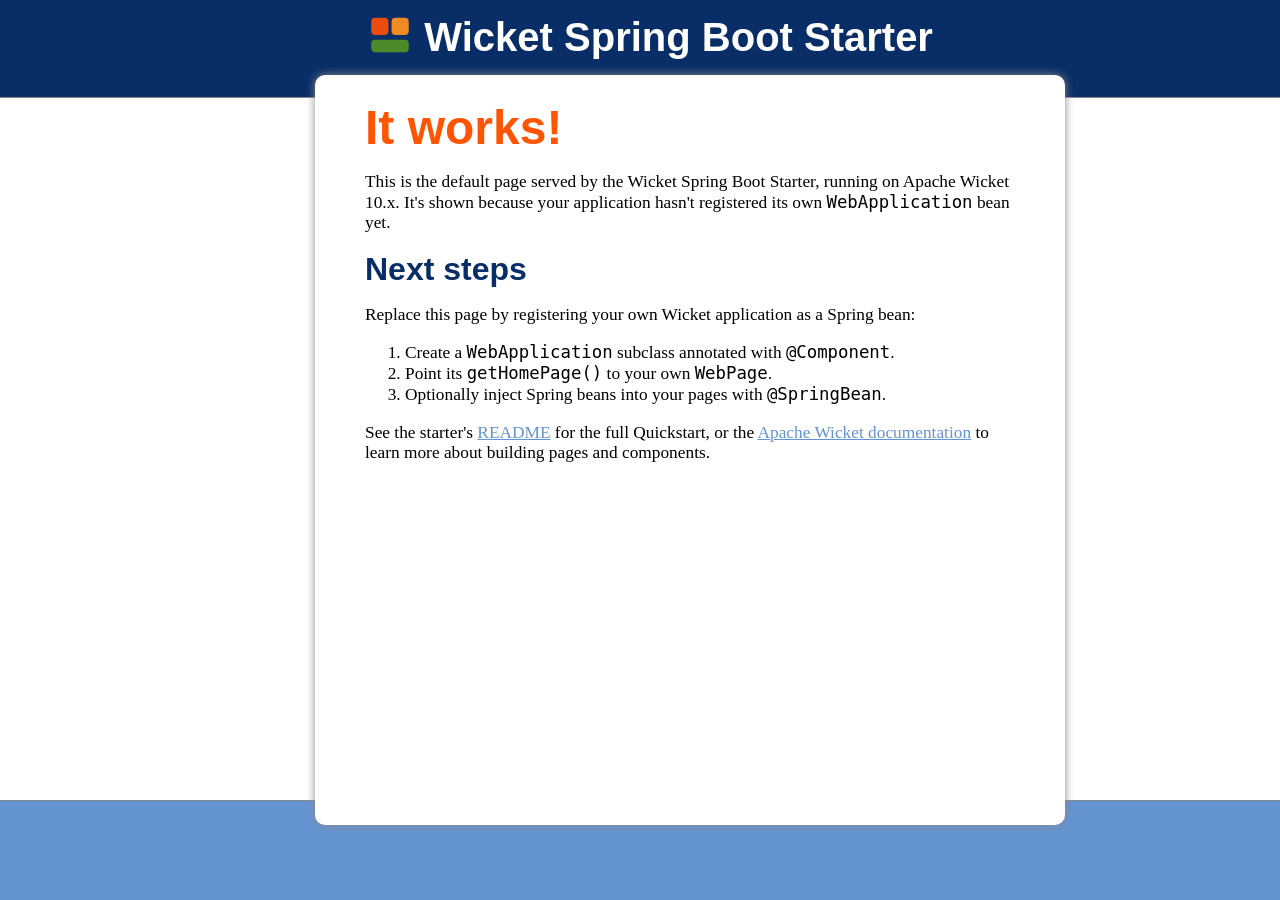
<file: wicket-spring-boot-starter/src/main/resources/dev/jbaby/wicket/springboot/DefaultHomePage.html>
<!DOCTYPE html>
<!--
   Licensed under the Apache License, Version 2.0 (the "License");
   you may not use this file except in compliance with the License.
   You may obtain a copy of the License at

        http://www.apache.org/licenses/LICENSE-2.0

   Unless required by applicable law or agreed to in writing, software
   distributed under the License is distributed on an "AS IS" BASIS,
   WITHOUT WARRANTIES OR CONDITIONS OF ANY KIND, either express or implied.
   See the License for the specific language governing permissions and
   limitations under the License.
-->
<html xmlns:wicket="http://wicket.apache.org">
	<head>
		<meta charset="utf-8" />
		<title>Wicket Spring Boot Starter</title>
		<wicket:link><link rel="stylesheet" href="style.css" type="text/css" media="screen" title="Stylesheet" /></wicket:link>
	</head>
	<body>
		<div id="hd">
			<div id="logo">
				<wicket:link><img src="mark.svg" width="50px" height="50px" alt="" /></wicket:link>
				<h1>Wicket Spring Boot Starter</h1>
			</div>
		</div>
		<div id="bd">
			<h2>It works!</h2>
			<p>
				This is the default page served by the Wicket Spring Boot Starter, running on
				Apache Wicket <wicket:container wicket:id="version">10.x</wicket:container>.
				It's shown because your application hasn't registered its own <code>WebApplication</code>
				bean yet.
			</p>
			<h3>Next steps</h3>
			<p>
				Replace this page by registering your own Wicket application as a Spring bean:
			</p>
			<ol>
				<li>Create a <code>WebApplication</code> subclass annotated with <code>@Component</code>.</li>
				<li>Point its <code>getHomePage()</code> to your own <code>WebPage</code>.</li>
				<li>Optionally inject Spring beans into your pages with <code>@SpringBean</code>.</li>
			</ol>
			<p>
				See the starter's
				<a href="https://github.com/danielbartl/wicket-spring-boot-starter" target="_blank">README</a>
				for the full Quickstart, or the
				<a href="https://wicket.apache.org/" target="_blank">Apache Wicket documentation</a>
				to learn more about building pages and components.
			</p>
		</div>
		<div id="ft">
		</div>
	</body>
</html>
</file>
<file: wicket-spring-boot-starter/src/main/resources/dev/jbaby/wicket/springboot/style.css>
/*
 * Licensed under the Apache License, Version 2.0 (the "License");
 * you may not use this file except in compliance with the License.
 * You may obtain a copy of the License at
 *
 *      http://www.apache.org/licenses/LICENSE-2.0
 *
 * Unless required by applicable law or agreed to in writing, software
 * distributed under the License is distributed on an "AS IS" BASIS,
 * WITHOUT WARRANTIES OR CONDITIONS OF ANY KIND, either express or implied.
 * See the License for the specific language governing permissions and
 * limitations under the License.
 */
body, p, li, a { font-family: georgia, times, serif;font-size:13pt;}
h1, h2, h3 { font-family: "Helvetica Neue", helvetica, arial, sans-serif; }
body { margin:0;padding:0;}
#hd {
	width : 100%;
	height : 87px;
	background-color : #092E67;
	margin-top : 0;
	padding-top : 10px;
	border-bottom : 1px solid #888;
	z-index : 0;
}
#ft {
	position : absolute;
	bottom : 0;
	width : 100%;
	height : 99px;
	background-color : #6493D2;
	border-top : 1px solid #888;
	z-index : 0;
}
#logo,#bd {
	width : 650px;
	margin: 0 auto;
	padding: 25px 50px 0 50px;
}
#logo {
	white-space : nowrap;
}
#logo h1 {
	color : white;
	font-size:30pt;
	display: inline;
}
#logo img { 
	display:inline;
	vertical-align: bottom;
	margin-left : 50px;
	margin-right : 5px;
}
body { margin-top : 0; padding-top : 0;}
#logo, #logo h1 { margin-top : 0; padding-top : 0;}
#bd {
	position : absolute;
	top : 75px;
	bottom : 75px;
	left : 50%;
	margin-left : -325px;
	z-index : 1;
	overflow: auto;
	background-color : #fff;
	-webkit-border-radius: 10px;
	-moz-border-radius: 10px;
	border-radius: 10px;
	-moz-box-shadow: 0px 0px 10px #888;
	-webkit-box-shadow: 0px 0px 10px #888;
	box-shadow: 0px 0px 10px #888;
}
a, a:visited, a:hover, a:active {
	color : #6493D2;
}
h2 {
	padding : 0; margin:0;
	font-size:36pt;
	color:#FF5500;
}
h3 {
	padding : 0; margin:0;
	font-size:24pt;
	color:#092E67;
}
</file>
